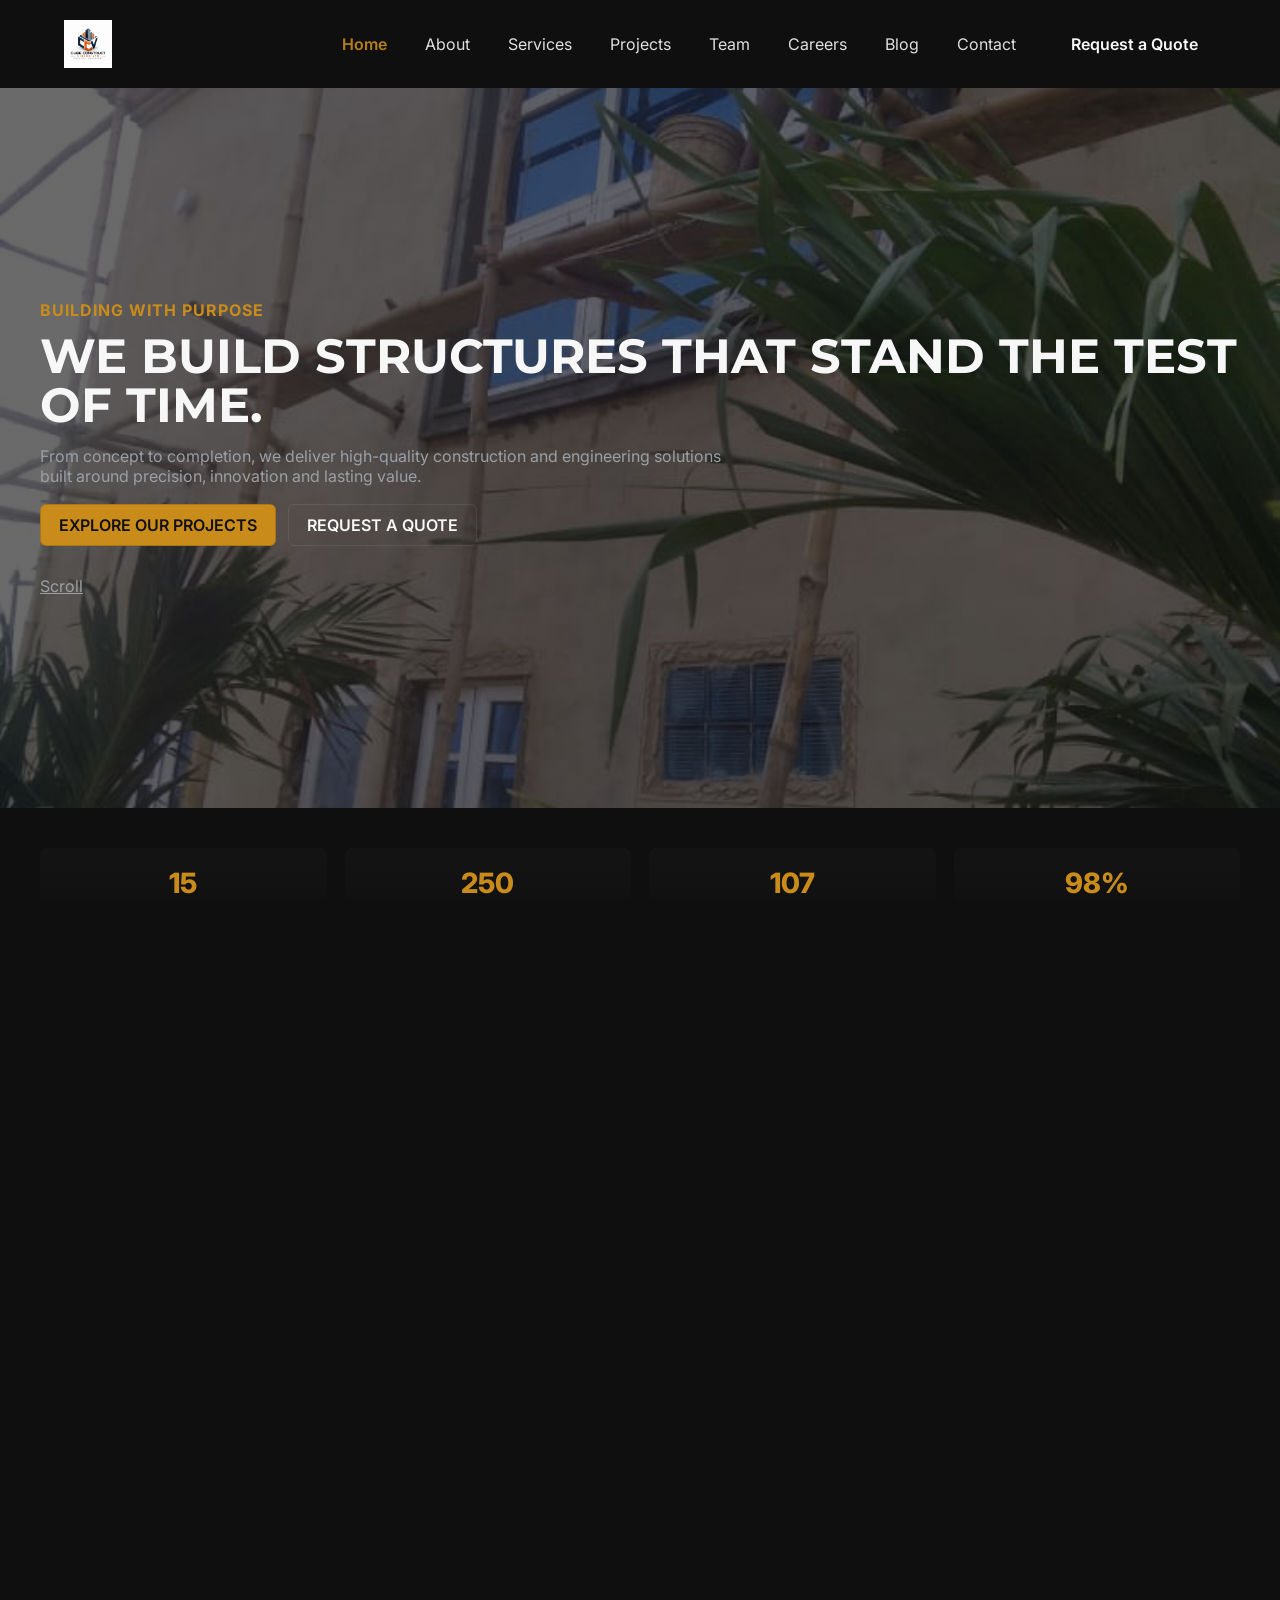
<file: index.html>
<!doctype html>
<html lang="en">
<head>
  <meta charset="utf-8" />
  <meta name="viewport" content="width=device-width, initial-scale=1" />
  <title>CUBE CONSTRUCT VISION LTD — Premium Construction & Engineering</title>
  <meta name="description" content="[COMPANY NAME] — Engineering excellence and premium construction services." />
  <link rel="canonical" href="/" />
  <meta property="og:title" content="[COMPANY NAME] — Premium Construction & Engineering" />
  <meta property="og:description" content="We build structures that stand the test of time." />
  <link href="https://fonts.googleapis.com/css2?family=Montserrat:wght@600;800&family=Inter:wght@300;400;600&display=swap" rel="stylesheet">
  <link rel="stylesheet" href="css/style.css" />
  <link rel="stylesheet" href="css/animations.css" />
  <link rel="stylesheet" href="css/responsive.css" />
  <script defer src="js/navigation.js"></script>
  <script defer src="js/main.js"></script>
  <script defer src="js/animations.js"></script>
</head>
<body>
  <header class="site-header" id="siteHeader">
    <div class="container nav-inner">
      <a href="index.html" class="logo"><img src="images/logo.jpg.jpeg" alt="CUBE CONSTRUCT VISION LTD"></a>
      <nav class="primary-nav" id="primaryNav" aria-label="Primary navigation">
        <ul>
          <li><a href="index.html" class="active">Home</a></li>
          <li><a href="about.html">About</a></li>
          <li><a href="services.html">Services</a></li>
          <li><a href="projects.html">Projects</a></li>
          <li><a href="team.html">Team</a></li>
          <li><a href="careers.html">Careers</a></li>
          <li><a href="blog.html">Blog</a></li>
          <li><a href="contact.html">Contact</a></li>
        </ul>
      </nav>
      <div class="nav-cta">
        <a href="contact.html" class="btn btn-ghost">Request a Quote</a>
        <button class="hamburger" id="hamburger" aria-label="Open menu" aria-expanded="false">☰</button>
      </div>
    </div>
  </header>

  <main>
    <section class="hero" id="hero">
      <div class="hero-media" aria-hidden="true">
        <img src="images/projects/ccv.jpg.jpeg" alt="Architectural construction background" />
        <div class="hero-overlay"></div>
      </div>
      <div class="container hero-content">
        <span class="eyebrow">BUILDING WITH PURPOSE</span>
        <h1 class="hero-title">
          WE BUILD STRUCTURES
          <span class="break">THAT STAND THE TEST OF TIME.</span>
        </h1>
        <p class="hero-lead">From concept to completion, we deliver high-quality construction and engineering solutions built around precision, innovation and lasting value.</p>
        <div class="hero-actions">
          <a href="projects.html" class="btn btn-primary">EXPLORE OUR PROJECTS</a>
          <a href="contact.html" class="btn btn-outline">REQUEST A QUOTE</a>
        </div>
        <a href="#trust" class="scroll-indicator" aria-label="Scroll to stats">Scroll</a>
      </div>
    </section>

    <section id="trust" class="stats container">
      <div class="stat grid">
        <div class="stat-item">
          <div class="stat-value" data-count="15">0</div>
          <div class="stat-label">Years Experience</div>
        </div>
        <div class="stat-item">
          <div class="stat-value" data-count="250">0</div>
          <div class="stat-label">Projects Completed</div>
        </div>
        <div class="stat-item">
          <div class="stat-value" data-count="120">0</div>
          <div class="stat-label">Professional Staff</div>
        </div>
        <div class="stat-item">
          <div class="stat-value" data-count="98">0</div>
          <div class="stat-label">Client Satisfaction (%)</div>
        </div>
      </div>
    </section>

    <section class="about-preview container">
      <div class="about-grid">
        <div class="about-media">
          <img src="images/projects/cc3.jpg.jpeg" alt="About architecture" loading="lazy" />
        </div>
        <div class="about-content">
          <span class="eyebrow">WHO WE ARE</span>
          <h2>ENGINEERING EXCELLENCE. BUILT TO LAST.</h2>
          <p>CUBE CONSTRUCT VISION LTD, is a leading construction and engineering firm delivering complex, high-quality projects across residential, commercial and infrastructure sectors. Our team blends innovative design thinking with rigorous engineering practice to deliver value and performance.</p>
          <div class="about-points">
            <div>
              <h4>Our Mission</h4>
              <p>Deliver safe, sustainable and high-quality projects on time.</p>
            </div>
            <div>
              <h4>Our Vision</h4>
              <p>To be the most trusted construction partner for transformative projects.</p>
            </div>
            <div>
              <h4>Our Values</h4>
              <p>Integrity, Excellence, Safety, Innovation.</p>
            </div>
          </div>
          <a href="about.html" class="btn btn-primary">Discover Our Story</a>
        </div>
      </div>
    </section>

    <section class="featured-projects container">
      <h3 class="section-title">Featured Projects</h3>
      <div class="projects-grid">
        <article class="project-card" data-category="commercial">
          <a href="project-details.html">
            <img src="images/projects/WhatsApp Image 2026-08-31 at 6.15.43 PM.jpeg" alt="Luxury Residential Estate" loading="lazy" />
            <div class="project-meta">
              <span class="project-number">PROJECT 01</span>
              <h4>Luxury Residential Estate</h4>
              <span class="project-location">Private Estate • 2025</span>
            </div>
          </a>
        </article>
        <article class="project-card" data-category="commercial">
          <a href="project-details.html">
            <img src="images/projects/ccv4.jpg.jpeg" alt="Commercial Office Complex" loading="lazy" />
            <div class="project-meta">
              <span class="project-number">PROJECT 02</span>
              <h4>Commercial Office Complex</h4>
              <span class="project-location">City Center • 2024</span>
            </div>
          </a>
        </article>
        <article class="project-card" data-category="industrial">
          <a href="project-details.html">
            <img src="images/projects/cc3.jpg.jpeg" alt="Industrial Facility" loading="lazy" />
            <div class="project-meta">
              <span class="project-number">PROJECT 03</span>
              <h4>Industrial Facility</h4>
              <span class="project-location">Industrial Park • 2023</span>
            </div>
          </a>
        </article>
      </div>
      <div class="more-projects">
        <a href="projects.html" class="btn btn-outline">View All Projects</a>
      </div>
    </section>

    <section class="why-us container">
      <h3 class="section-title">WHY BUILD WITH US?</h3>
      <div class="why-grid">
        <div class="why-card"><div class="num">01</div><h4>Proven Experience</h4></div>
        <div class="why-card"><div class="num">02</div><h4>Quality Without Compromise</h4></div>
        <div class="why-card"><div class="num">03</div><h4>Professional Project Management</h4></div>
        <div class="why-card"><div class="num">04</div><h4>Safety First</h4></div>
        <div class="why-card"><div class="num">05</div><h4>Innovative Engineering</h4></div>
        <div class="why-card"><div class="num">06</div><h4>On-Time Delivery</h4></div>
      </div>
    </section>

  </main>

  <footer class="site-footer">
    <div class="container footer-grid">
      <div class="footer-brand">
        <h4>CUBE CONSTRUCT VISION LTD</h4>
        <p>We don't just build structures. We build legacies.</p>
      </div>
      <div class="footer-links">
        <h5>Quick Links</h5>
        <ul>
          <li><a href="about.html">About</a></li>
          <li><a href="services.html">Services</a></li>
          <li><a href="projects.html">Projects</a></li>
          <li><a href="contact.html">Contact</a></li>
        </ul>
      </div>
      <div class="footer-contact">
        <h5>Contact</h5>
        <p>4th Floor, Left Wing Man House</p>
        <p>77 Obafemi Awolowo way Ikeja, Lagos State</p>
        <p>+2348167135324</p>
        <p>lekanmoor@gmail.com</p>
      </div>
      <div class="footer-newsletter">
        <h5>Newsletter</h5>
        <form id="newsletterForm">
          <input type="email" placeholder="Email address" aria-label="Email" required />
          <button class="btn btn-primary">Subscribe</button>
        </form>
      </div>
    </div>
    <div class="footer-legal container">
      <small>© 2026 CUBE CONSTRUCT VISION LTD. All Rights Reserved. <a href="#">Privacy Policy</a> • <a href="#">Terms & Conditions</a></small>
    </div>
  </footer>

  <a href="#top" class="back-to-top" aria-label="Back to top">↑</a>

  <script defer src="js/projects.js"></script>
  <script defer src="js/contact.js"></script>
</body>
</html>
</file>
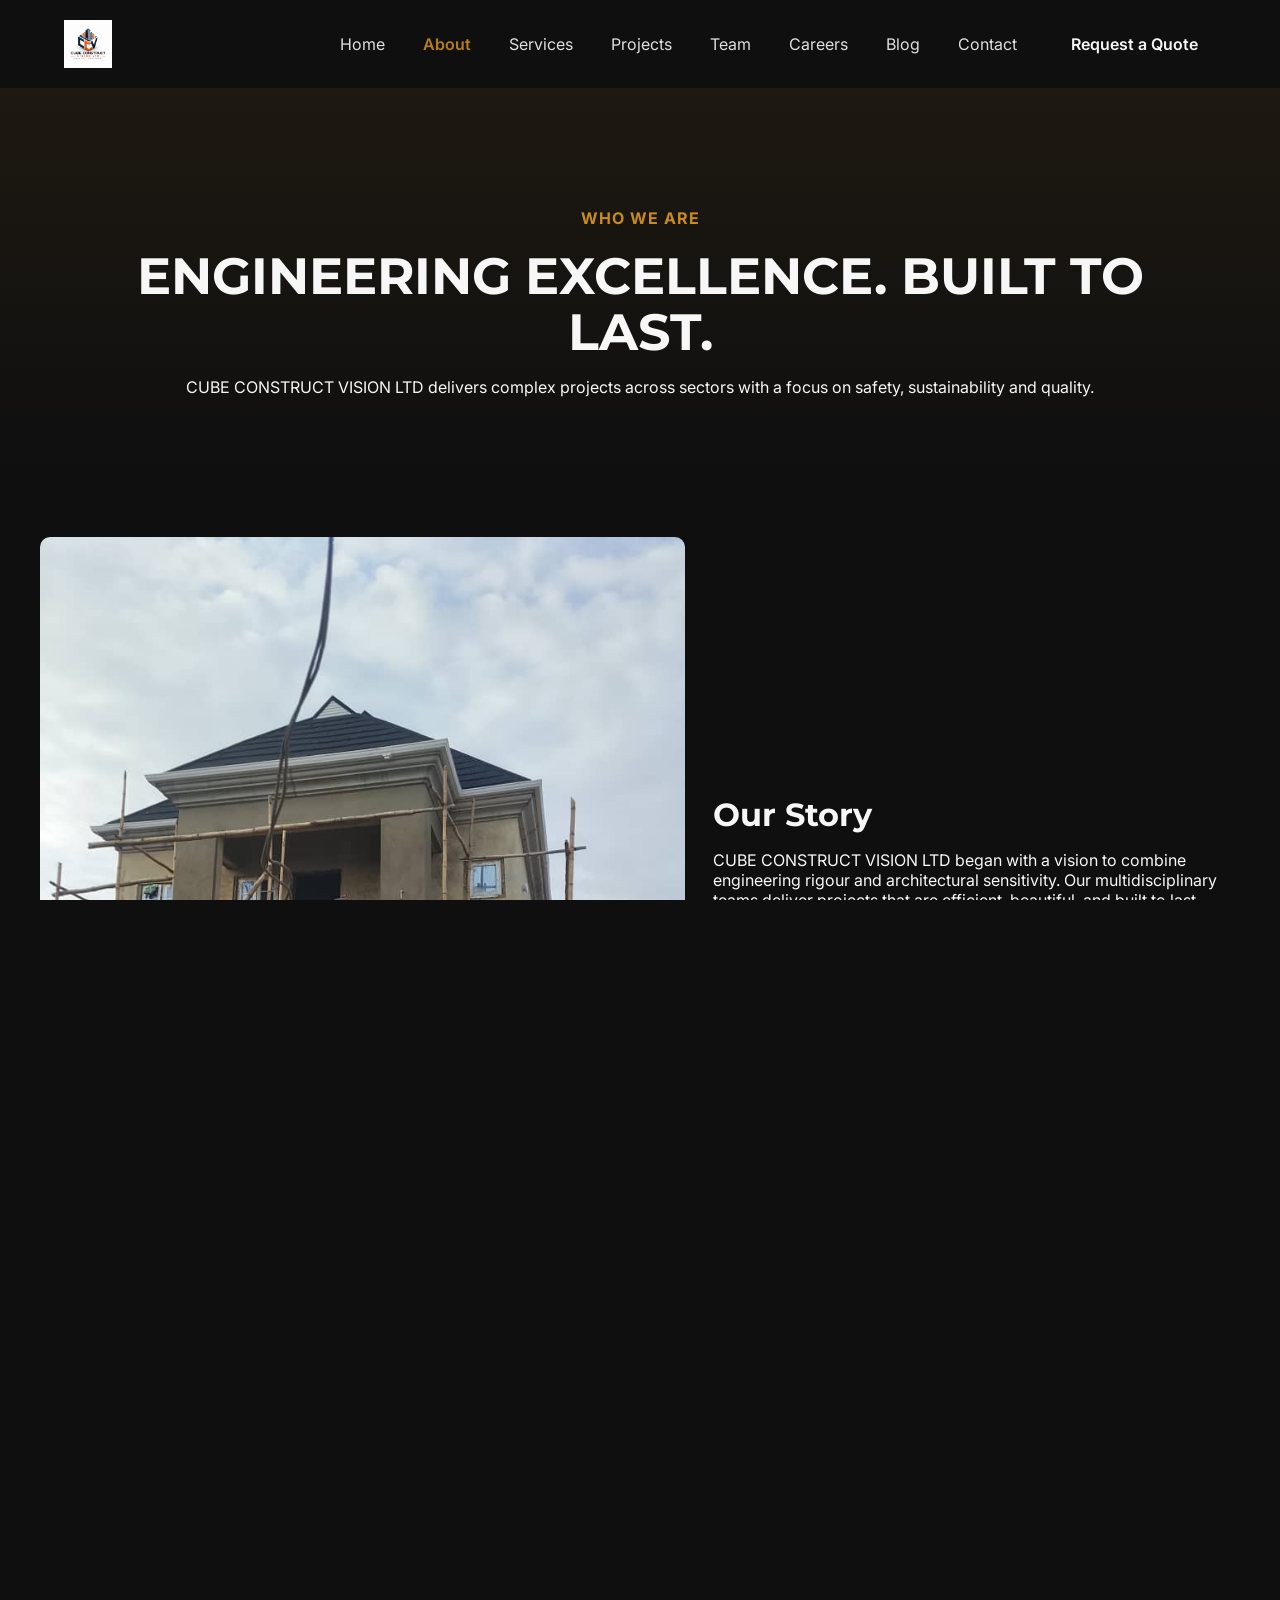
<file: about.html>
<!doctype html>
<html lang="en">
<head>
  <meta charset="utf-8" />
  <meta name="viewport" content="width=device-width, initial-scale=1" />
  <title>About — CUBE CONSTRUCT VISION LTD</title>
  <meta name="description" content="About [COMPANY NAME] — Engineering excellence and construction leadership." />
  <link href="https://fonts.googleapis.com/css2?family=Montserrat:wght@600;800&family=Inter:wght@300;400;600&display=swap" rel="stylesheet">
  <link rel="stylesheet" href="css/style.css" />
  <link rel="stylesheet" href="css/animations.css" />
  <script defer src="js/navigation.js"></script>
</head>
<body>
  <!-- reuse header -->
  <header class="site-header" id="siteHeader">
    <div class="container nav-inner">
      <a href="index.html" class="logo"><img src="images/logo.jpg.jpeg" alt="CUBE CONSTRUCT VISION LTD"></a>
      <nav class="primary-nav" id="primaryNav" aria-label="Primary navigation">
        <ul>
          <li><a href="index.html">Home</a></li>
          <li><a href="about.html" class="active">About</a></li>
          <li><a href="services.html">Services</a></li>
          <li><a href="projects.html">Projects</a></li>
          <li><a href="team.html">Team</a></li>
          <li><a href="careers.html">Careers</a></li>
          <li><a href="blog.html">Blog</a></li>
          <li><a href="contact.html">Contact</a></li>
        </ul>

      </nav>
      <div class="nav-cta">
        <a href="contact.html" class="btn btn-ghost">Request a Quote</a>
        <button class="hamburger" id="hamburger" aria-label="Open menu" aria-expanded="false">☰</button>
      </div>
    </div>
  </header>

  <main>
    <section class="page-hero about-hero">
      <div class="container">
        <span class="eyebrow">WHO WE ARE</span>
        <h1>ENGINEERING EXCELLENCE. BUILT TO LAST.</h1>
        <p class="lede">CUBE CONSTRUCT VISION LTD  delivers complex projects across sectors with a focus on safety, sustainability and quality.</p>
      </div>
    </section>

    <section class="about-deep container">
      <div class="about-deep-grid">
        <div class="media"><img src="images/projects/ccv4.jpg.jpeg" alt="Construction site" loading="lazy"></div>
        <div class="content">
          <h2>Our Story</h2>
          <p>CUBE CONSTRUCT VISION LTD began with a vision to combine engineering rigour and architectural sensitivity. Our multidisciplinary teams deliver projects that are efficient, beautiful, and built to last.</p>
          <h3>Core Capabilities</h3>
          <ul>
            <li>Design & Build</li>
            <li>Complex Infrastructure Delivery</li>
            <li>Project Management & Consultancy</li>
            <li>Sustainability & Green Building</li>
          </ul>
          <a href="contact.html" class="btn btn-primary">Start Your Project</a>
        </div>
      </div>
      <div class="about-gallery" aria-label="Project gallery">
        <img src="images/projects/cc3.jpg.jpeg" alt="Modern building construction" loading="lazy">
        <img src="images/projects/ccv.jpg.jpeg" alt="Construction team on site" loading="lazy">
        <img src="images/projects/ccv5.jpg.jpeg" alt="Completed project exterior" loading="lazy">
      </div>
    </section>

    <section class="process container">
      <h3 class="section-title">Our Process</h3>
      <ol class="process-steps">
        <li><strong>01</strong> Consultation</li>
        <li><strong>02</strong> Site Assessment</li>
        <li><strong>03</strong> Planning & Design</li>
        <li><strong>04</strong> Cost Estimation</li>
        <li><strong>05</strong> Construction</li>
        <li><strong>06</strong> Quality Inspection</li>
        <li><strong>07</strong> Project Handover</li>
      </ol>
    </section>

  </main>

  <footer class="site-footer">
    <div class="container footer-grid">
      <div class="footer-brand">
        <h4>CUBE CONSTRUCT VISION LTD</h4>
        <p>We don't just build structures. We build legacies.</p>
      </div>
      <div class="footer-links">
        <h5>Quick Links</h5>
        <ul>
          <li><a href="services.html">Services</a></li>
          <li><a href="projects.html">Projects</a></li>
          <li><a href="careers.html">Careers</a></li>
        </ul>
      </div>
      <div class="footer-contact">
        <h5>Contact</h5>
        <p>4th Floor, Left Wing Man House</p>
        <p>77 Obafemi Awolowo way Ikeja, Lagos State</p>
        <p>+2348167135324</p>
        <p>lekanmoor@gmail.com</p>
      </div>
      <div class="footer-newsletter">
        <h5>Newsletter</h5>
        <form>
          <input type="email" placeholder="Email address" aria-label="Email" required />
          <button class="btn btn-primary">Subscribe</button>
        </form>
      </div>
    </div>
    <div class="footer-legal container">
      <small>© 2026 CUBE CONSTRUCT VISION LTD. All Rights Reserved.</small>
    </div>
  </footer>

  <script defer src="js/animations.js"></script>
</body>
</html>
</file>
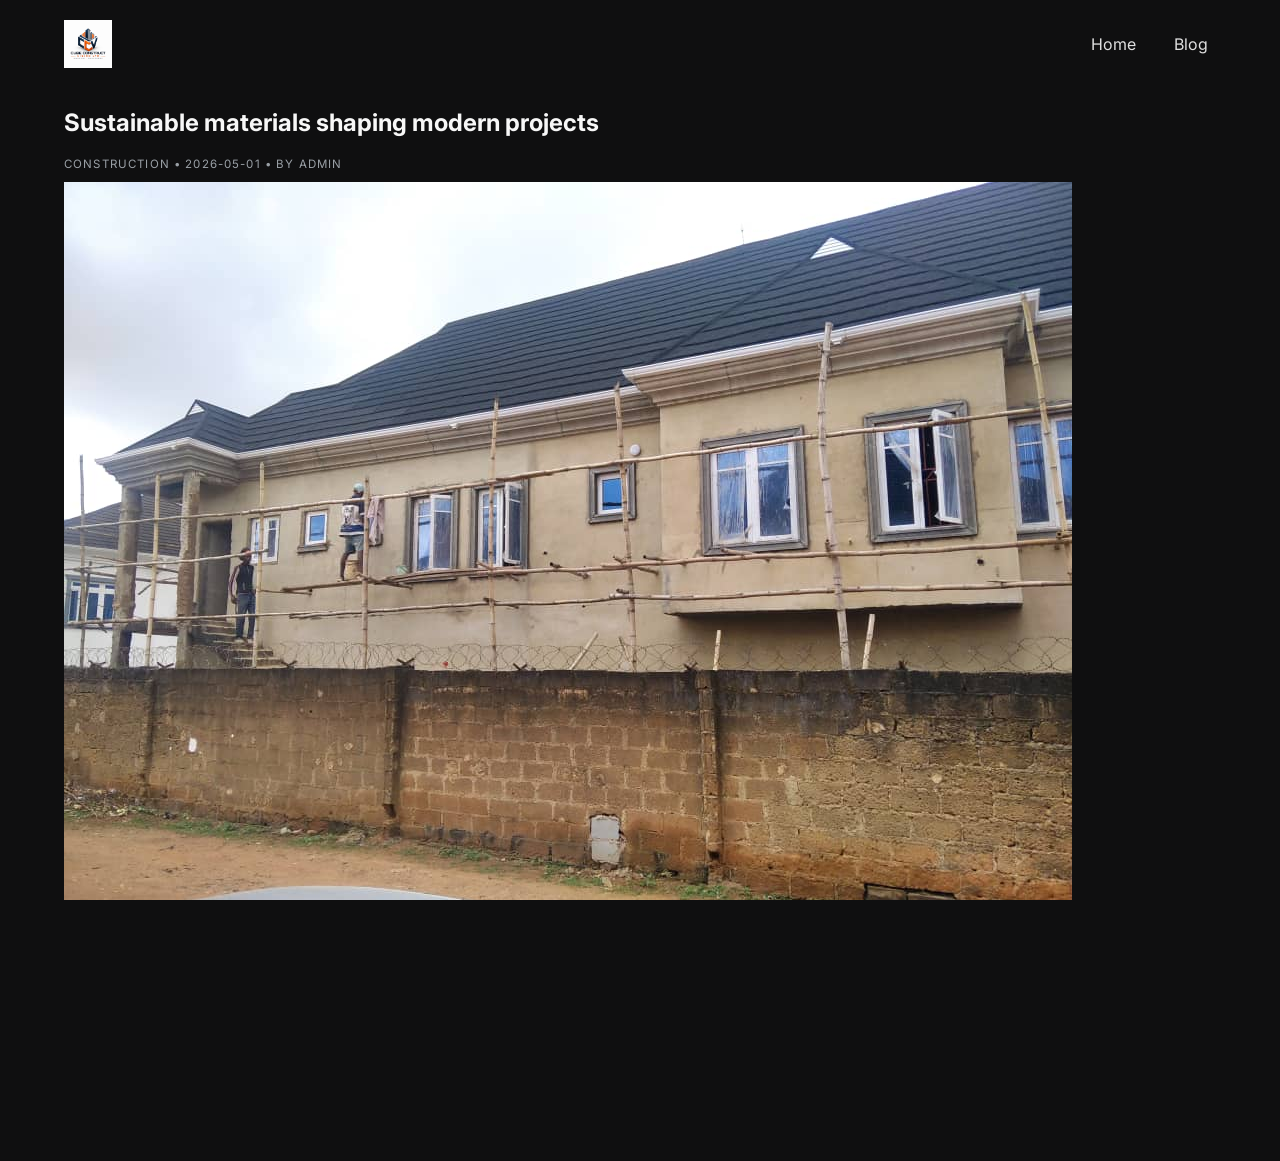
<file: blog-details.html>
<!doctype html>
<html lang="en">
<head>
  <meta charset="utf-8" />
  <meta name="viewport" content="width=device-width, initial-scale=1" />
  <title>Blog Post — CUBE CONSTRUCT VISION LTD</title>
  <meta name="description" content="Blog post detail." />
  <link href="https://fonts.googleapis.com/css2?family=Montserrat:wght@600;800&family=Inter:wght@300;400;600&display=swap" rel="stylesheet">
  <link rel="stylesheet" href="css/style.css" />
  <script defer src="js/navigation.js"></script>
</head>
<body>
  <header class="site-header">
    <div class="container nav-inner">
      <a href="index.html" class="logo"><img src="images/logo.jpg.jpeg" alt="CUBE CONSTRUCT VISION LTD"></a>
      <nav class="primary-nav">
        <ul>
          <li><a href="index.html">Home</a></li>
          <li><a href="blog.html">Blog</a></li>
        </ul>
      </nav>
    </div>
  </header>

  <main class="container">
    <article class="blog-post">
      <h1>Sustainable materials shaping modern projects</h1>
      <p class="meta">Construction • 2026-05-01 • By Admin</p>
      <img src="images/projects/cc3.jpg.jpeg" alt="Blog hero" loading="lazy">
      <p>Full blog content placeholder. Replace with rich content that demonstrates thought leadership, project case studies, and insights on construction trends.</p>
    </article>
  </main>

  <footer class="site-footer">
    <div class="container footer-grid">
      <div class="footer-brand">
        <h4>CUBE CONSTRUCT VISION LTD</h4>
      </div>
    </div>
  </footer>
</body>
</html>
</file>
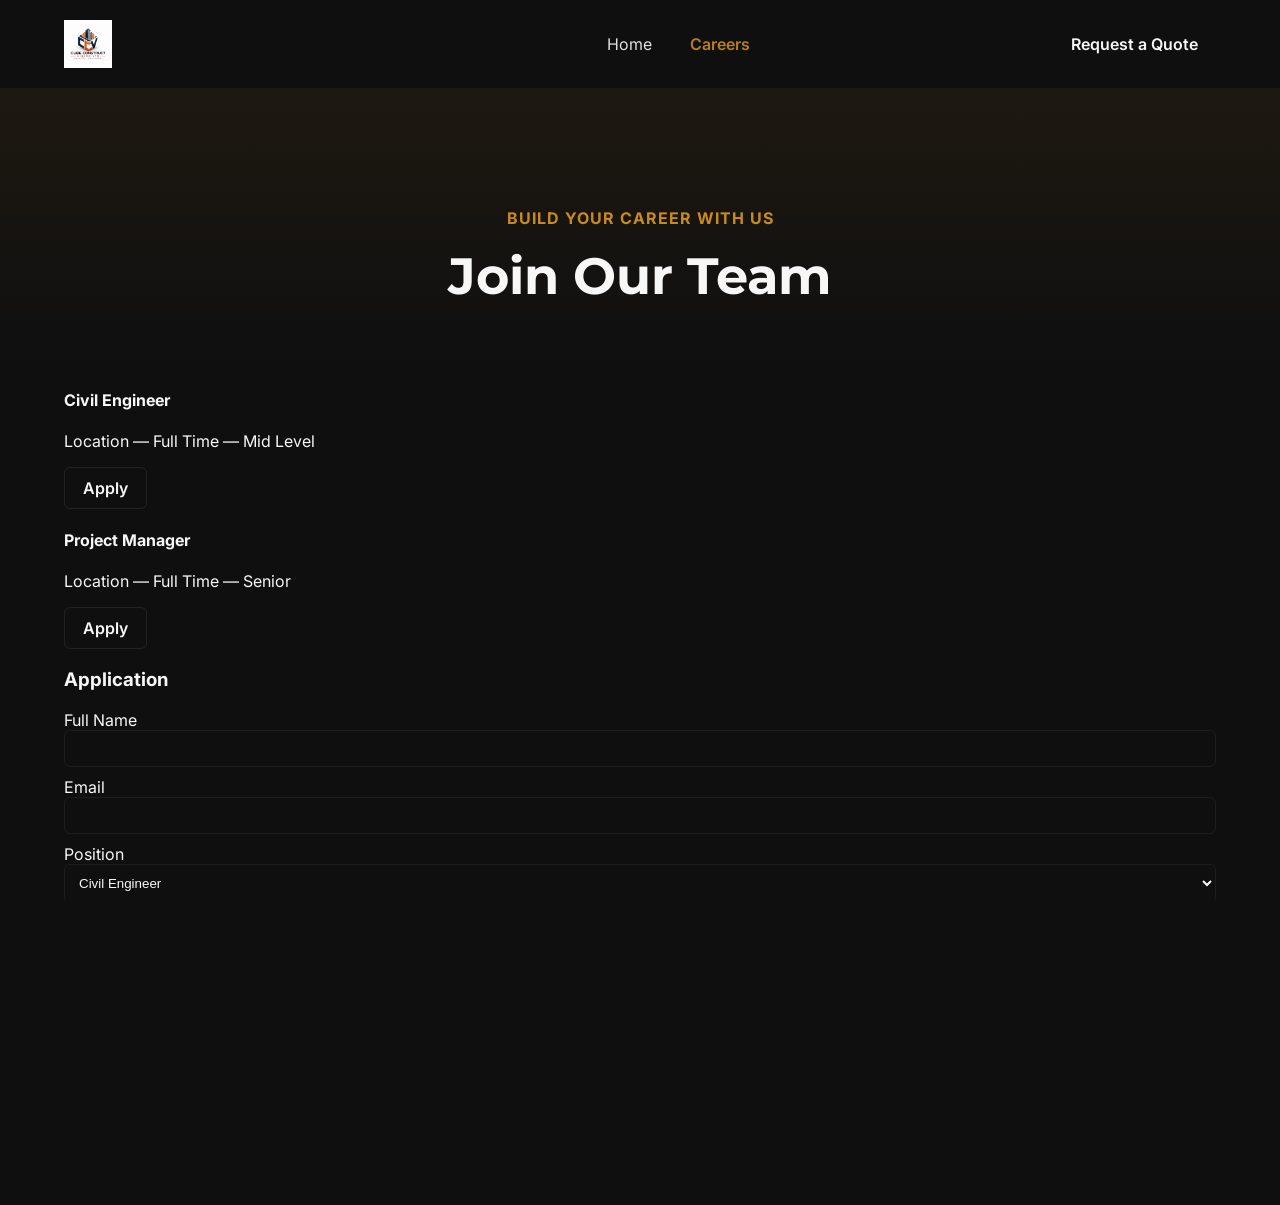
<file: careers.html>
<!doctype html>
<html lang="en">
<head>
  <meta charset="utf-8" />
  <meta name="viewport" content="width=device-width, initial-scale=1" />
  <title>Careers — [CUBE CONSTRUCT VISION LTD]</title>
  <meta name="description" content="Build your career with us." />
  <link href="https://fonts.googleapis.com/css2?family=Montserrat:wght@600;800&family=Inter:wght@300;400;600&display=swap" rel="stylesheet">
  <link rel="stylesheet" href="css/style.css" />
  <script defer src="js/navigation.js"></script>
  <script defer src="js/contact.js"></script>
</head>
<body>
  <header class="site-header">
    <div class="container nav-inner">
      <a href="index.html" class="logo"><img src="images/logo.jpg.jpeg" alt="CUBE CONSTRUCT VISION LTD"></a>
      <nav class="primary-nav">
        <ul>
          <li><a href="index.html">Home</a></li>
          <li><a href="careers.html" class="active">Careers</a></li>
        </ul>
      </nav>
      <div class="nav-cta">
        <a href="contact.html" class="btn btn-ghost">Request a Quote</a>
        <button class="hamburger" id="hamburger">☰</button>
      </div>
    </div>
  </header>

  <main>
    <section class="page-hero">
      <div class="container">
        <span class="eyebrow">BUILD YOUR CAREER WITH US</span>
        <h1>Join Our Team</h1>
      </div>
    </section>

    <section class="careers container">
      <div class="job-list">
        <article class="job-card">
          <h4>Civil Engineer</h4>
          <p>Location — Full Time — Mid Level</p>
          <a href="#apply" class="btn btn-outline">Apply</a>
        </article>
        <article class="job-card">
          <h4>Project Manager</h4>
          <p>Location — Full Time — Senior</p>
          <a href="#apply" class="btn btn-outline">Apply</a>
        </article>
      </div>

      <section id="apply" class="application">
        <h3>Application</h3>
        <form id="applicationForm">
          <label>Full Name<input type="text" name="name" required></label>
          <label>Email<input type="email" name="email" required></label>
          <label>Position<select name="position"><option>Civil Engineer</option><option>Project Manager</option></select></label>
          <label>CV Upload<input type="file" name="cv"></label>
          <button class="btn btn-primary">Submit Application</button>
        </form>
      </section>
    </section>

  </main>

  <footer class="site-footer">
    <div class="container footer-grid">
      <div class="footer-brand">
        <h4>[COMPANY NAME]</h4>
      </div>
    </div>
  </footer>
</body>
</html>
</file>
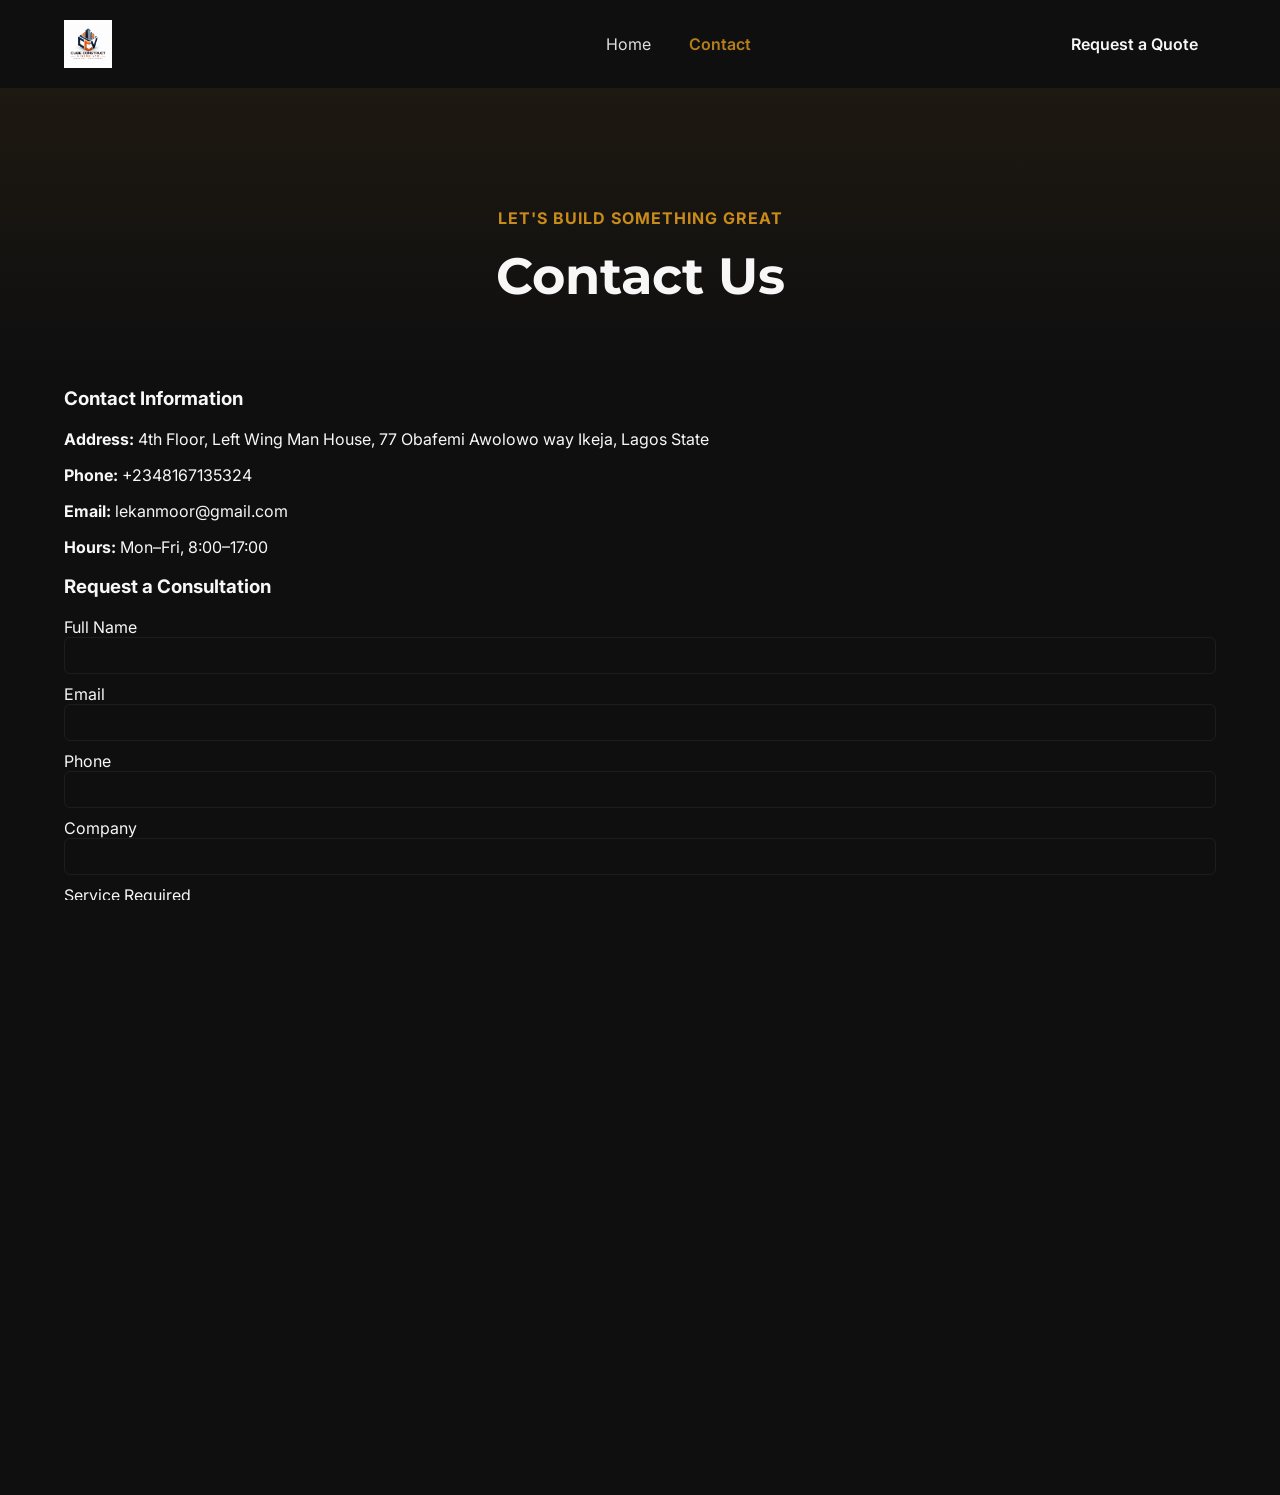
<file: contact.html>
<!doctype html>
<html lang="en">
<head>
  <meta charset="utf-8" />
  <meta name="viewport" content="width=device-width, initial-scale=1" />
  <title>Contact — [COMPANY NAME]</title>
  <meta name="description" content="Get in touch with [COMPANY NAME] for premium construction services." />
  <link href="https://fonts.googleapis.com/css2?family=Montserrat:wght@600;800&family=Inter:wght@300;400;600&display=swap" rel="stylesheet">
  <link rel="stylesheet" href="css/style.css" />
  <script defer src="js/navigation.js"></script>
  <script defer src="js/contact.js"></script>
</head>
<body>
  <header class="site-header">
    <div class="container nav-inner">
      <a href="index.html" class="logo"><img src="images/logo.jpg.jpeg" alt="CUBE CONSTRUCT VISION LTD"></a>
      <nav class="primary-nav">
        <ul>
          <li><a href="index.html">Home</a></li>
          <li><a href="contact.html" class="active">Contact</a></li>
        </ul>
      </nav>
      <div class="nav-cta">
        <a href="contact.html" class="btn btn-ghost">Request a Quote</a>
        <button class="hamburger" id="hamburger">☰</button>
      </div>
    </div>
  </header>

  <main>
    <section class="page-hero">
      <div class="container">
        <span class="eyebrow">LET'S BUILD SOMETHING GREAT</span>
        <h1>Contact Us</h1>
      </div>
    </section>

    <section class="contact container">
      <div class="contact-grid">
        <div class="contact-info">
          <h3>Contact Information</h3>
          <p><strong>Address:</strong> 4th Floor, Left Wing Man House, 77 Obafemi Awolowo way Ikeja, Lagos State</p>
          <p><strong>Phone:</strong> +2348167135324</p>
          <p><strong>Email:</strong> lekanmoor@gmail.com</p>
          <p><strong>Hours:</strong> Mon–Fri, 8:00–17:00</p>
        </div>

        <div class="contact-form">
          <h3>Request a Consultation</h3>
          <form id="contactForm">
            <label>Full Name<input type="text" name="name" required></label>
            <label>Email<input type="email" name="email" required></label>
            <label>Phone<input type="tel" name="phone"></label>
            <label>Company<input type="text" name="company"></label>
            <label>Service Required<select name="service"><option>Building Construction</option><option>Engineering</option></select></label>
            <label>Project Location<input type="text" name="location"></label>
            <label>Estimated Budget<input type="text" name="budget"></label>
            <label>Message<textarea name="message" rows="5"></textarea></label>
            <button class="btn btn-primary">REQUEST A CONSULTATION</button>
          </form>
        </div>
      </div>

      <div class="map-placeholder">
        <p>Google Maps placeholder</p>
      </div>
    </section>
  </main>

  <footer class="site-footer">
    <div class="container footer-grid">
      <div class="footer-brand">
        <h4>CUBE CONSTRUCT VISION LTD</h4>
      </div>
    </div>
  </footer>

  <a class="whatsapp-float" href="#" aria-label="WhatsApp contact">💬</a>

</body>
</html>
</file>
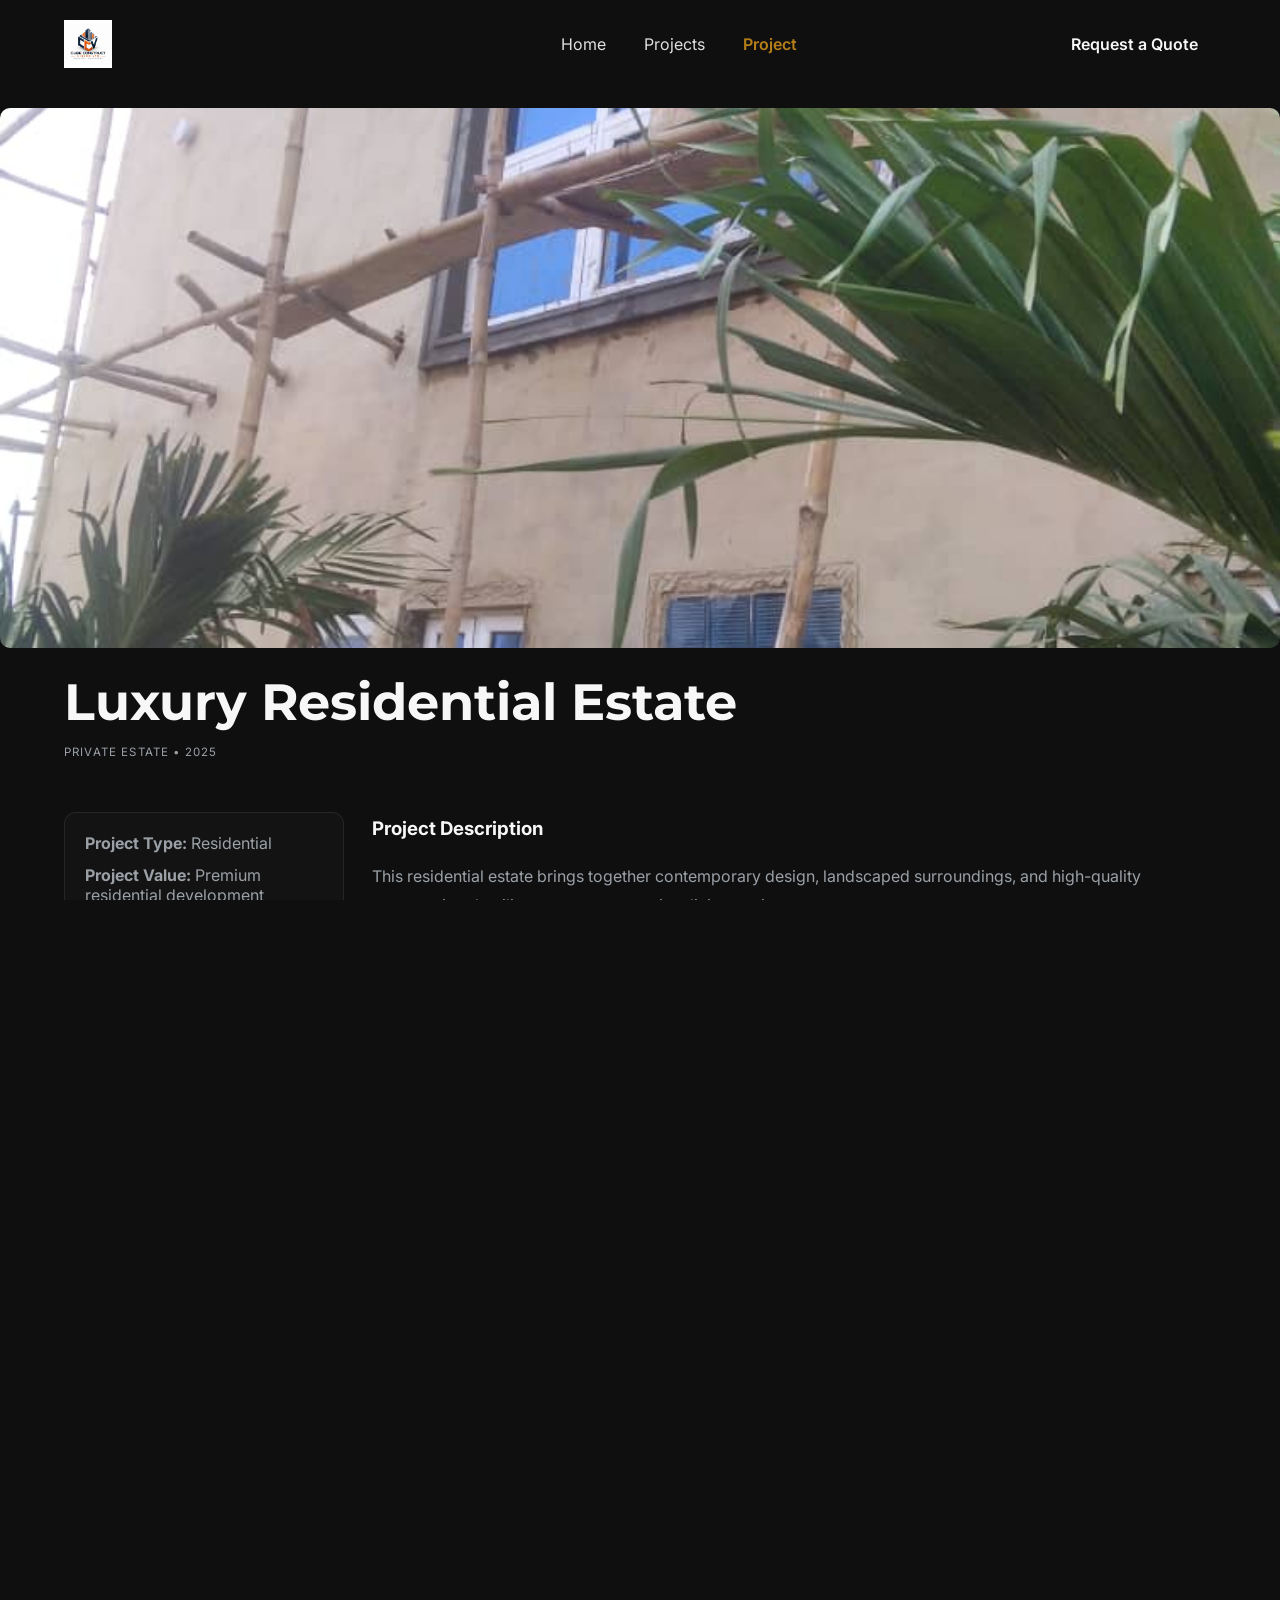
<file: project-details.html>
<!doctype html>
<html lang="en">
<head>
  <meta charset="utf-8" />
  <meta name="viewport" content="width=device-width, initial-scale=1" />
  <title>Project Details — [PROJECT TITLE]</title>
  <meta name="description" content="Project details and gallery." />
  <link href="https://fonts.googleapis.com/css2?family=Montserrat:wght@600;800&family=Inter:wght@300;400;600&display=swap" rel="stylesheet">
  <link rel="stylesheet" href="css/style.css" />
  <script defer src="js/navigation.js"></script>
  <script defer src="js/projects.js"></script>
</head>
<body>
  <header class="site-header">
    <div class="container nav-inner">
      <a href="index.html" class="logo"><img src="images/logo.jpg.jpeg" alt="CUBE CONSTRUCT VISION LTD"></a>
      <nav class="primary-nav">
        <ul>
          <li><a href="index.html">Home</a></li>
          <li><a href="projects.html">Projects</a></li>
          <li><a href="project-details.html" class="active">Project</a></li>
        </ul>
      </nav>
      <div class="nav-cta">
        <a href="contact.html" class="btn btn-ghost">Request a Quote</a>
        <button class="hamburger" id="hamburger">☰</button>
      </div>
    </div>
  </header>

  <main>
    <section class="project-hero">
      <img src="images/projects/ccv.jpg.jpeg" alt="Luxury residential estate project" loading="lazy" />
      <div class="container project-head">
        <h1>Luxury Residential Estate</h1>
        <p class="meta">Private Estate • 2025</p>
      </div>
    </section>

    <section class="project-details container">
      <div class="project-info">
        <ul>
          <li><strong>Project Type:</strong> Residential</li>
          <li><strong>Project Value:</strong> Premium residential development</li>
          <li><strong>Duration:</strong> 24 months</li>
          <li><strong>Completion:</strong> 2025</li>
        </ul>
      </div>

      <div class="project-body">
        <h3>Project Description</h3>
        <p>This residential estate brings together contemporary design, landscaped surroundings, and high-quality construction detailing to create a premium living environment.</p>
        <h4>Challenge</h4>
        <p>Balancing design sophistication with construction efficiency, while maintaining premium finishes and timely delivery.</p>
        <h4>Our Solution</h4>
        <p>We coordinated architecture, engineering, and site execution to deliver a consistent standard across the estate, with attention to durability, comfort, and value.</p>
        <h4>Results</h4>
        <p>The project was completed to the client’s specifications and established a benchmark for quality and presentation in residential development.</p>
      </div>

      <div class="project-gallery">
        <h4>Gallery</h4>
        <div class="project-gallery-grid">
          <a href="images/projects/ccv2.jpg.jpeg" class="lightbox"><img src="images/projects/ccv2.jpg.jpeg" alt="Project image 1" loading="lazy"></a>
          <a href="images/projects/ccv4.jpg.jpeg" class="lightbox"><img src="images/projects/ccv4.jpg.jpeg" alt="Project image 2" loading="lazy"></a>
          <a href="images/projects/cc3.jpg.jpeg" class="lightbox"><img src="images/projects/cc3.jpg.jpeg" alt="Project image 3" loading="lazy"></a>
        </div>
      </div>

    </section>

    <nav class="project-nav container">
      <a href="project-details.html" class="prev">← Previous Project</a>
      <a href="projects.html" class="all">All Projects</a>
      <a href="project-details.html" class="next">Next Project →</a>
    </nav>

  </main>

  <footer class="site-footer">
    <div class="container footer-grid">
      <div class="footer-brand">
        <h4>CUBE CONSTRUCT VISION LTD</h4>
      </div>
    </div>
  </footer>
</body>
</html>
</file>
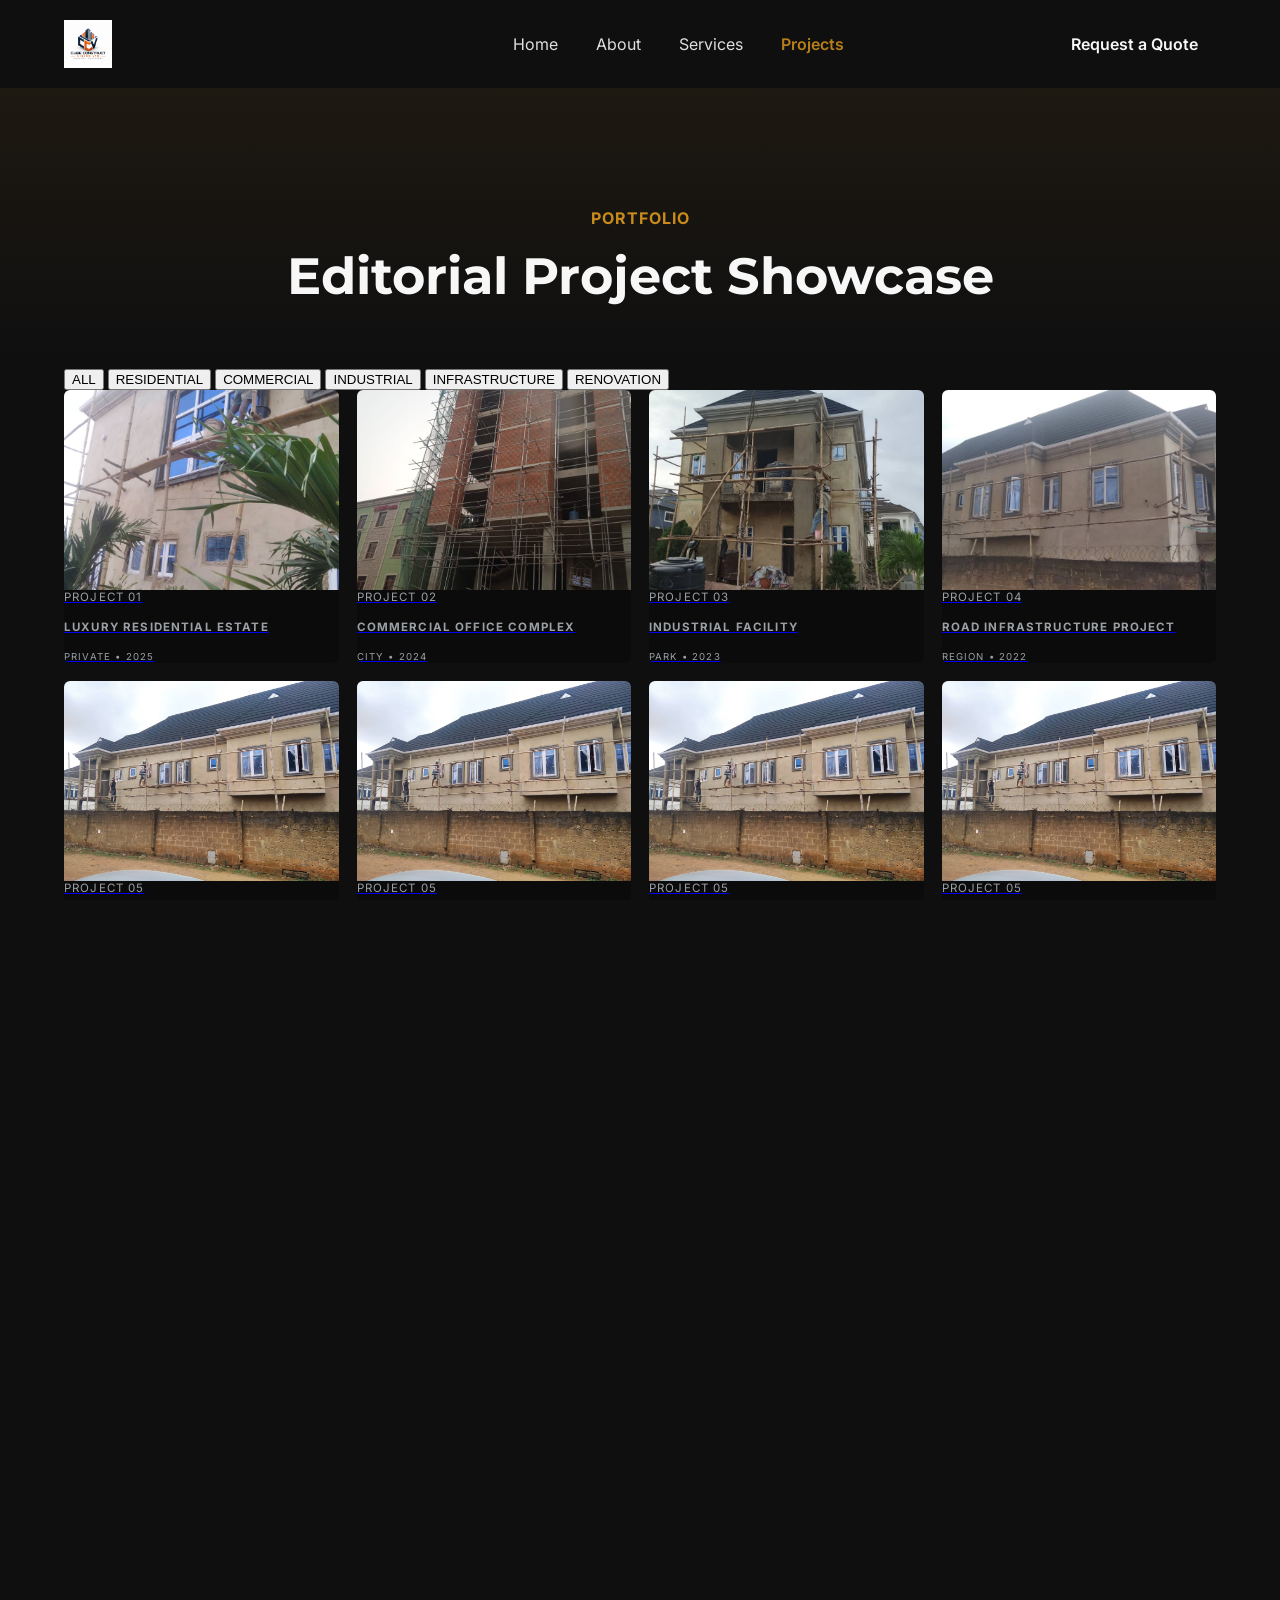
<file: projects.html>
<!doctype html>
<html lang="en">
<head>
  <meta charset="utf-8" />
  <meta name="viewport" content="width=device-width, initial-scale=1" />
  <title>Projects — CUBE CONSTRUCT VISION LTD</title>
  <meta name="description" content="Featured projects and portfolio." />
  <link href="https://fonts.googleapis.com/css2?family=Montserrat:wght@600;800&family=Inter:wght@300;400;600&display=swap" rel="stylesheet">
  <link rel="stylesheet" href="css/style.css" />
  <script defer src="js/navigation.js"></script>
  <script defer src="js/projects.js"></script>
</head>
<body>
  <header class="site-header">
    <div class="container nav-inner">
      <a href="index.html" class="logo"><img src="images/logo.jpg.jpeg" alt="CUBE CONSTRUCT VISION LTD"></a>
      <nav class="primary-nav">
        <ul>
          <li><a href="index.html">Home</a></li>
          <li><a href="about.html">About</a></li>
          <li><a href="services.html">Services</a></li>
          <li><a href="projects.html" class="active">Projects</a></li>
        </ul>
      </nav>
      <div class="nav-cta">
        <a href="contact.html" class="btn btn-ghost">Request a Quote</a>
        <button class="hamburger" id="hamburger">☰</button>
      </div>
    </div>
  </header>

  <main>
    <section class="page-hero">
      <div class="container">
        <span class="eyebrow">PORTFOLIO</span>
        <h1>Editorial Project Showcase</h1>
      </div>
    </section>

    <section class="projects-filters container">
      <div class="filters">
        <button data-filter="all" class="active">ALL</button>
        <button data-filter="residential">RESIDENTIAL</button>
        <button data-filter="commercial">COMMERCIAL</button>
        <button data-filter="industrial">INDUSTRIAL</button>
        <button data-filter="infrastructure">INFRASTRUCTURE</button>
        <button data-filter="renovation">RENOVATION</button>
      </div>
    </section>

    <section class="projects-grid container" id="projectsGrid">
      <!-- Sample projects -->
      <article class="project-card" data-category="residential">
        <a href="project-details.html">
          <img src="images/projects/ccv.jpg.jpeg" alt="Luxury Estate" loading="lazy" />
          <div class="meta"><span>PROJECT 01</span><h4>Luxury Residential Estate</h4><small>Private • 2025</small></div>
        </a>
      </article>

      <article class="project-card" data-category="commercial">
        <a href="project-details.html">
          <img src="images/projects/ccv5.jpg.jpeg" alt="Office Complex" loading="lazy" />
          <div class="meta"><span>PROJECT 02</span><h4>Commercial Office Complex</h4><small>City • 2024</small></div>
        </a>
      </article>

      <article class="project-card" data-category="industrial">
        <a href="project-details.html">
          <img src="images/projects/ccv4.jpg.jpeg" alt="Industrial Facility" loading="lazy" />
          <div class="meta"><span>PROJECT 03</span><h4>Industrial Facility</h4><small>Park • 2023</small></div>
        </a>
      </article>

      <article class="project-card" data-category="infrastructure">
        <a href="project-details.html">
          <img src="images/projects/ccv2.jpg.jpeg" alt="Road Project" loading="lazy" />
          <div class="meta"><span>PROJECT 04</span><h4>Road Infrastructure Project</h4><small>Region • 2022</small></div>
        </a>
      </article>

      <article class="project-card" data-category="commercial">
        <a href="project-details.html">
          <img src="images/projects/cc3.jpg.jpeg" alt="Government Campus" loading="lazy" />
          <div class="meta"><span>PROJECT 05</span><h4>Government Infrastructure Project</h4><small>Government • 2021</small></div>
        </a>
      </article>
       <article class="project-card" data-category="commercial">
        <a href="project-details.html">
          <img src="images/projects/cc3.jpg.jpeg" alt="Government Campus" loading="lazy" />
          <div class="meta"><span>PROJECT 05</span><h4>Government Infrastructure Project</h4><small>Government • 2021</small></div>
        </a>
      </article>
       <article class="project-card" data-category="commercial">
        <a href="project-details.html">
          <img src="images/projects/cc3.jpg.jpeg" alt="Government Campus" loading="lazy" />
          <div class="meta"><span>PROJECT 05</span><h4>Government Infrastructure Project</h4><small>Government • 2021</small></div>
        </a>
      </article>
       <article class="project-card" data-category="commercial">
        <a href="project-details.html">
          <img src="images/projects/cc3.jpg.jpeg" alt="Government Campus" loading="lazy" />
          <div class="meta"><span>PROJECT 05</span><h4>Government Infrastructure Project</h4><small>Government • 2021</small></div>
        </a>
      </article>
       <article class="project-card" data-category="commercial">
        <a href="project-details.html">
          <img src="images/projects/cc3.jpg.jpeg" alt="Government Campus" loading="lazy" />
          <div class="meta"><span>PROJECT 05</span><h4>Government Infrastructure Project</h4><small>Government • 2021</small></div>
        </a>
      </article>
       <article class="project-card" data-category="commercial">
        <a href="project-details.html">
          <img src="images/projects/cc3.jpg.jpeg" alt="Government Campus" loading="lazy" />
          <div class="meta"><span>PROJECT 05</span><h4>Government Infrastructure Project</h4><small>Government • 2021</small></div>
        </a>
      </article>
       <article class="project-card" data-category="commercial">
        <a href="project-details.html">
          <img src="images/projects/cc3.jpg.jpeg" alt="Government Campus" loading="lazy" />
          <div class="meta"><span>PROJECT 05</span><h4>Government Infrastructure Project</h4><small>Government • 2021</small></div>
        </a>
      </article>
       <article class="project-card" data-category="commercial">
        <a href="project-details.html">
          <img src="images/projects/cc3.jpg.jpeg" alt="Government Campus" loading="lazy" />
          <div class="meta"><span>PROJECT 05</span><h4>Government Infrastructure Project</h4><small>Government • 2021</small></div>
        </a>
      </article>
        <article class="project-card" data-category="residential">
        <a href="project-details.html">
          <img src="images/projects/ccv.jpg.jpeg" alt="Luxury Estate" loading="lazy" />
          <div class="meta"><span>PROJECT 01</span><h4>Luxury Residential Estate</h4><small>Private • 2025</small></div>
        </a>
      </article>
        <article class="project-card" data-category="residential">
        <a href="project-details.html">
          <img src="images/projects/ccv.jpg.jpeg" alt="Luxury Estate" loading="lazy" />
          <div class="meta"><span>PROJECT 01</span><h4>Luxury Residential Estate</h4><small>Private • 2025</small></div>
        </a>
      </article>
        <article class="project-card" data-category="residential">
        <a href="project-details.html">
          <img src="images/projects/ccv.jpg.jpeg" alt="Luxury Estate" loading="lazy" />
          <div class="meta"><span>PROJECT 01</span><h4>Luxury Residential Estate</h4><small>Private • 2025</small></div>
        </a>
      </article>
        <article class="project-card" data-category="residential">
        <a href="project-details.html">
          <img src="images/projects/ccv.jpg.jpeg" alt="Luxury Estate" loading="lazy" />
          <div class="meta"><span>PROJECT 01</span><h4>Luxury Residential Estate</h4><small>Private • 2025</small></div>
        </a>
      </article>
        <article class="project-card" data-category="residential">
        <a href="project-details.html">
          <img src="images/projects/ccv.jpg.jpeg" alt="Luxury Estate" loading="lazy" />
          <div class="meta"><span>PROJECT 01</span><h4>Luxury Residential Estate</h4><small>Private • 2025</small></div>
        </a>
      </article>
        <article class="project-card" data-category="residential">
        <a href="project-details.html">
          <img src="images/projects/ccv.jpg.jpeg" alt="Luxury Estate" loading="lazy" />
          <div class="meta"><span>PROJECT 01</span><h4>Luxury Residential Estate</h4><small>Private • 2025</small></div>
        </a>
      </article>
        <article class="project-card" data-category="residential">
        <a href="project-details.html">
          <img src="images/projects/ccv.jpg.jpeg" alt="Luxury Estate" loading="lazy" />
          <div class="meta"><span>PROJECT 01</span><h4>Luxury Residential Estate</h4><small>Private • 2025</small></div>
        </a>
      </article>

    </section>

  </main>

  <footer class="site-footer">
    <div class="container footer-grid">
      <div class="footer-brand">
        <h4>CUBE CONSTRUCT VISION LTD</h4>
        <p>We don't just build structures. We build legacies.</p>
      </div>
      <div class="footer-links">
        <h5>Quick Links</h5>
        <ul>
          <li><a href="about.html">About</a></li>
          <li><a href="services.html">Services</a></li>
        </ul>
      </div>
      <div class="footer-contact">
        <h5>Contact</h5>
        <p>4th Floor, Left Wing Man House</p>
        <p>77 Obafemi Awolowo way Ikeja, Lagos State</p>
        <p>+2348167135324</p>
        <p>lekanmoor@gmail.com</p>
      </div>
    </div>
  </footer>

</body>
</html>
</file>
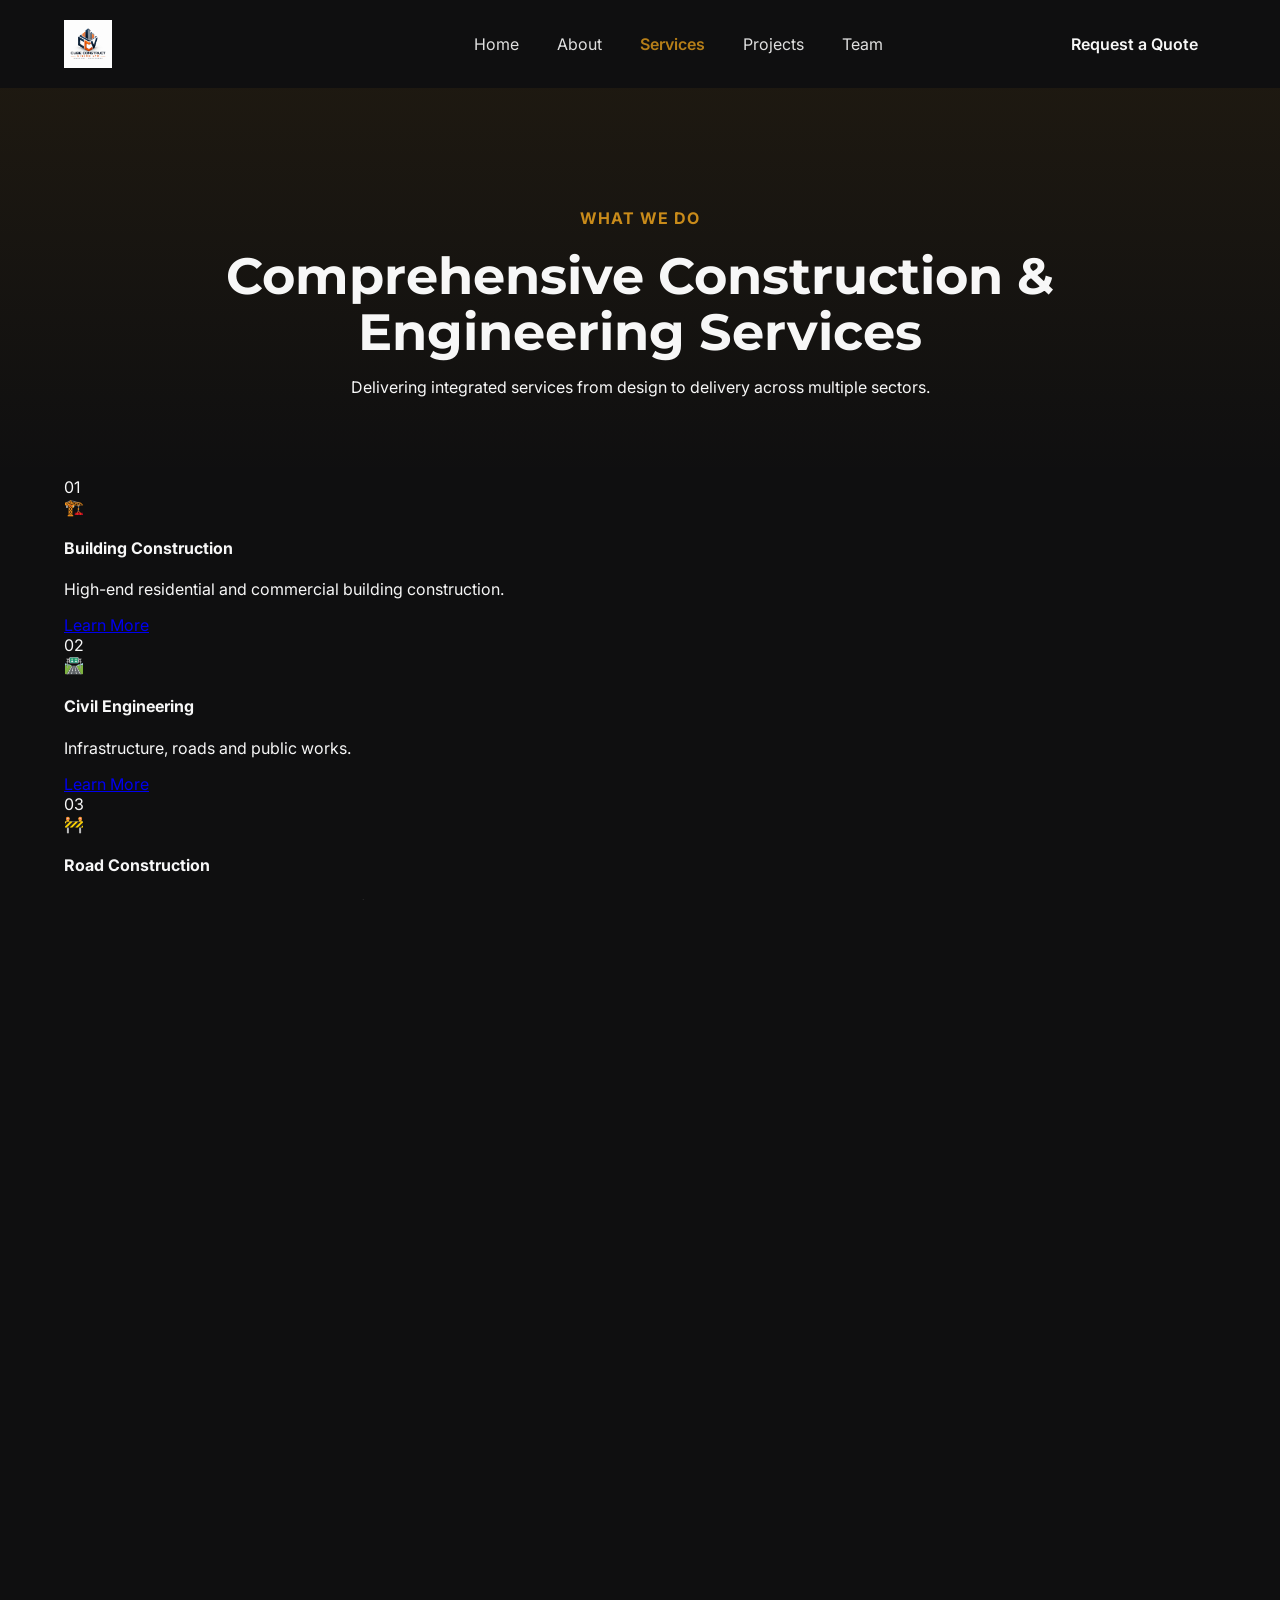
<file: services.html>
<!doctype html>
<html lang="en">
<head>
  <meta charset="utf-8" />
  <meta name="viewport" content="width=device-width, initial-scale=1" />
  <title>Services — CUBE CONSTRUCT VISION LTD</title>
  <meta name="description" content="Our services — building construction, civil engineering, structural engineering and more." />
  <link href="https://fonts.googleapis.com/css2?family=Montserrat:wght@600;800&family=Inter:wght@300;400;600&display=swap" rel="stylesheet">
  <link rel="stylesheet" href="css/style.css" />
  <script defer src="js/navigation.js"></script>
</head>
<body>
  <header class="site-header">
    <div class="container nav-inner">
      <a href="index.html" class="logo"><img src="images/logo.jpg.jpeg" alt="CUBE CONSTRUCT VISION LTD"></a>
      <nav class="primary-nav">
        <ul>
          <li><a href="index.html">Home</a></li>
          <li><a href="about.html">About</a></li>
          <li><a href="services.html" class="active">Services</a></li>
          <li><a href="projects.html">Projects</a></li>
          <li><a href="team.html">Team</a></li>
        </ul>
      </nav>
      <div class="nav-cta">
        <a href="contact.html" class="btn btn-ghost">Request a Quote</a>
        <button class="hamburger" id="hamburger">☰</button>
      </div>
    </div>
  </header>

  <main>
    <section class="page-hero">
      <div class="container">
        <span class="eyebrow">WHAT WE DO</span>
        <h1>Comprehensive Construction & Engineering Services</h1>
        <p class="lede">Delivering integrated services from design to delivery across multiple sectors.</p>
      </div>
    </section>

    <section class="services container">
      <div class="services-grid">
        <!-- We'll list 10 cards -->
        <article class="service-card">
          <div class="svc-number">01</div>
          <div class="svc-icon">🏗️</div>
          <h4>Building Construction</h4>
          <p>High-end residential and commercial building construction.</p>
          <a href="#" class="link">Learn More</a>
        </article>

        <article class="service-card">
          <div class="svc-number">02</div>
          <div class="svc-icon">🛣️</div>
          <h4>Civil Engineering</h4>
          <p>Infrastructure, roads and public works.</p>
          <a href="#" class="link">Learn More</a>
        </article>

        <article class="service-card">
          <div class="svc-number">03</div>
          <div class="svc-icon">🚧</div>
          <h4>Road Construction</h4>
          <p>Durable transport systems built to specification.</p>
          <a href="#" class="link">Learn More</a>
        </article>

        <article class="service-card">
          <div class="svc-number">04</div>
          <div class="svc-icon">🔩</div>
          <h4>Structural Engineering</h4>
          <p>Robust structural design for complex projects.</p>
          <a href="#" class="link">Learn More</a>
        </article>

        <article class="service-card">
          <div class="svc-number">05</div>
          <div class="svc-icon">🎨</div>
          <h4>Architectural Design</h4>
          <p>Design-led approach to timeless architecture.</p>
          <a href="#" class="link">Learn More</a>
        </article>

        <article class="service-card">
          <div class="svc-number">06</div>
          <div class="svc-icon">🔁</div>
          <h4>Renovation & Remodeling</h4>
          <p>Adaptive reuse and high-quality refurbishments.</p>
          <a href="#" class="link">Learn More</a>
        </article>

        <article class="service-card">
          <div class="svc-number">07</div>
          <div class="svc-icon">📋</div>
          <h4>Project Management</h4>
          <p>End-to-end project controls, scheduling and delivery.</p>
          <a href="#" class="link">Learn More</a>
        </article>

        <article class="service-card">
          <div class="svc-number">08</div>
          <div class="svc-icon">🏢</div>
          <h4>Real Estate Development</h4>
          <p>From concept to market-ready developments.</p>
          <a href="#" class="link">Learn More</a>
        </article>

        <article class="service-card">
          <div class="svc-number">09</div>
          <div class="svc-icon">🛠️</div>
          <h4>Infrastructure Development</h4>
          <p>Large-scale civil and public infrastructure delivery.</p>
          <a href="#" class="link">Learn More</a>
        </article>

        <article class="service-card">
          <div class="svc-number">10</div>
          <div class="svc-icon">⚡</div>
          <h4>Electrical & Mechanical</h4>
          <p>M&E design and installation for complex facilities.</p>
          <a href="#" class="link">Learn More</a>
        </article>

      </div>
    </section>

  </main>

  <footer class="site-footer">
    <div class="container footer-grid">
      <div class="footer-brand">
        <h4>CUBE CONSTRUCT VISION LTD</h4>
        <p>We don't just build structures. We build legacies.</p>
      </div>
      <div class="footer-links">
        <h5>Quick Links</h5>
        <ul>
          <li><a href="about.html">About</a></li>
          <li><a href="projects.html">Projects</a></li>
        </ul>
      </div>
      <div class="footer-contact">
        <h5>Contact</h5>
        <p>4th Floor, Left Wing Man House</p>
        <p>77 Obafemi Awolowo way Ikeja, Lagos State</p>
        <p>+2348167135324</p>
        <p>lekanmoor@gmail.com</p>
      </div>
      <div class="footer-newsletter">
        <h5>Newsletter</h5>
        <form>
          <input type="email" placeholder="Email address" aria-label="Email" required />
          <button class="btn btn-primary">Subscribe</button>
        </form>
      </div>
    </div>
  </footer>
</body>
</html>
</file>
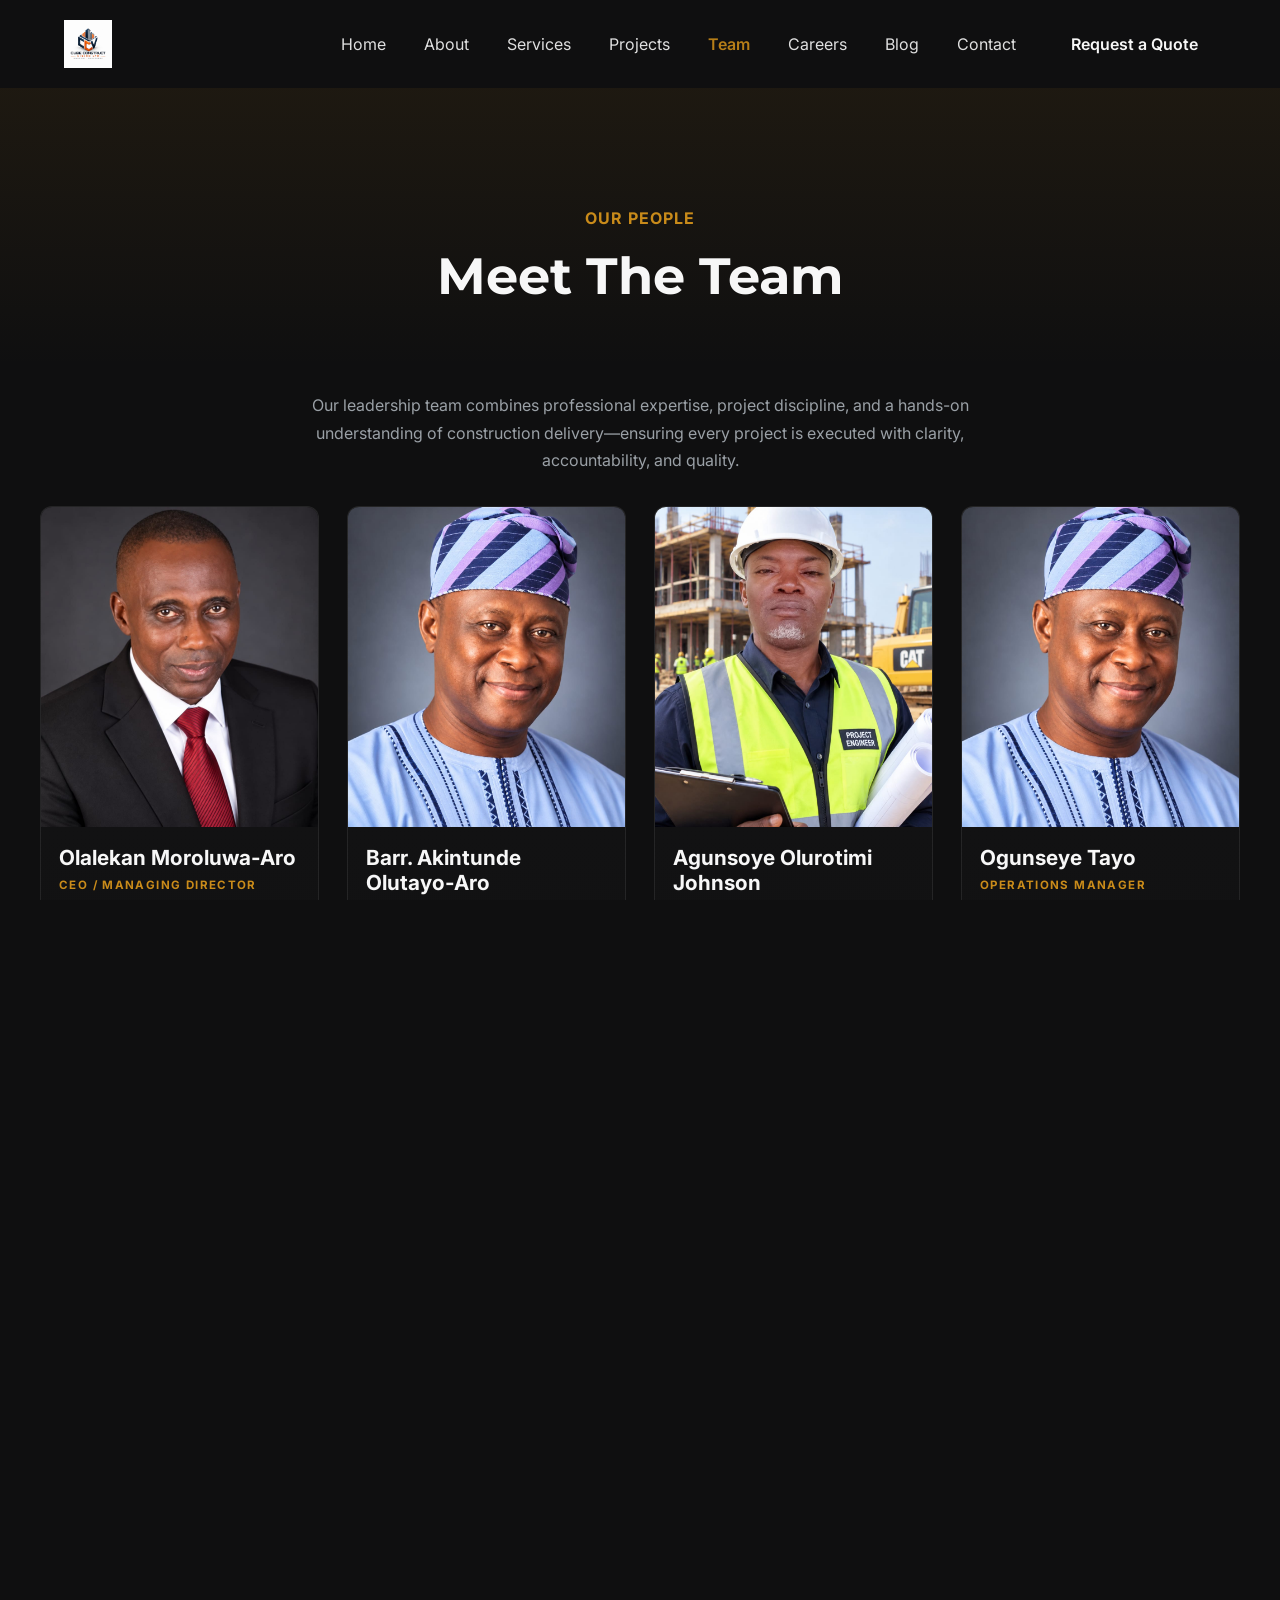
<file: team.html>
<!doctype html>
<html lang="en">
<head>
  <meta charset="utf-8" />
  <meta name="viewport" content="width=device-width, initial-scale=1" />
  <title>Team — CUBE CONSTRUCT VISION LTD</title>
  <meta name="description" content="Meet the leadership and specialists behind CUBE CONSTRUCT VISION LTD." />
  <link href="https://fonts.googleapis.com/css2?family=Montserrat:wght@600;800&family=Inter:wght@300;400;600&display=swap" rel="stylesheet">
  <link rel="stylesheet" href="css/style.css" />
  <link rel="stylesheet" href="css/animations.css" />
  <link rel="stylesheet" href="css/responsive.css" />
  <script defer src="js/navigation.js"></script>
  <script defer src="js/main.js"></script>
  <script defer src="js/animations.js"></script>
</head>
<body>
  <header class="site-header" id="siteHeader">
    <div class="container nav-inner">
      <a href="index.html" class="logo"><img src="images/logo.jpg.jpeg" alt="CUBE CONSTRUCT VISION LTD"></a>
      <nav class="primary-nav" id="primaryNav" aria-label="Primary navigation">
        <ul>
          <li><a href="index.html">Home</a></li>
          <li><a href="about.html">About</a></li>
          <li><a href="services.html">Services</a></li>
          <li><a href="projects.html">Projects</a></li>
          <li><a href="team.html" class="active">Team</a></li>
          <li><a href="careers.html">Careers</a></li>
          <li><a href="blog.html">Blog</a></li>
          <li><a href="contact.html">Contact</a></li>
        </ul>
      </nav>
      <div class="nav-cta">
        <a href="contact.html" class="btn btn-ghost">Request a Quote</a>
        <button class="hamburger" id="hamburger" aria-label="Open menu" aria-expanded="false">☰</button>
      </div>
    </div>
  </header>

  <main>
    <section class="page-hero">
      <div class="container">
        <span class="eyebrow">OUR PEOPLE</span>
        <h1>Meet The Team</h1>
      </div>
    </section>

    <section class="team container">
      <p class="team-intro">Our leadership team combines professional expertise, project discipline, and a hands-on understanding of construction delivery—ensuring every project is executed with clarity, accountability, and quality.</p>
      <div class="team-grid">
        <article class="profile-card">
          <img src="images/team/md.png" alt="Olalekan Moroluwa-Aro" loading="lazy" />
          <h4>Olalekan Moroluwa-Aro</h4>
          <p class="role">CEO / Managing Director</p>
          <p class="bio">Drives strategic direction, client partnerships, and delivery excellence across every phase of the company’s growth.</p>
          <div class="socials"><a href="contact.html">Contact</a></div>
        </article>

        <article class="profile-card">
          <img src="images/team/ceo.png" alt="Barr. Akintunde Olutayo-Aro" loading="lazy" />
          <h4>Barr. Akintunde Olutayo-Aro</h4>
          <p class="role">Chairman</p>
          <p class="bio">Provides governance, stakeholder confidence, and long-term strategic oversight to support sustainable business development.</p>
          <div class="socials"><a href="contact.html">Connect</a></div>
        </article>

        <article class="profile-card">
          <img src="images/team/ENGINEER.PNG" alt="Agunsoye Olurotimi Johnson" loading="lazy" />
          <h4>Agunsoye Olurotimi Johnson</h4>
          <p class="role">Principal Architect</p>
          <p class="bio">Leads design quality, planning coordination, and architectural standards across residential, commercial, and institutional developments.</p>
          <div class="socials"><a href="contact.html">Profile</a></div>
        </article>

        <article class="profile-card">
          <img src="images/team/ceo.png" alt="Ogunseye Tayo" loading="lazy" />
          <h4>Ogunseye Tayo</h4>
          <p class="role">Operations Manager</p>
          <p class="bio">Coordinates project execution, site performance, and operational delivery to keep projects on schedule and within quality standards.</p>
          <div class="socials"><a href="contact.html">Profile</a></div>
        </article>

        <article class="profile-card">
          <img src="images/team/ceo.png" alt="Iteoluwakiishi Olutayo-Aro" loading="lazy" />
          <h4>Iteoluwakiishi Olutayo-Aro</h4>
          <p class="role">Project Architect</p>
          <p class="bio">Transforms design intent into clear construction documentation while maintaining technical accuracy and buildability.</p>
          <div class="socials"><a href="contact.html">Profile</a></div>
        </article>

        <article class="profile-card">
          <img src="images/team/SAFETY.PNG" alt="Esho Adebisi Oluwatosin" loading="lazy" />
          <h4>Esho Adebisi Oluwatosin</h4>
          <p class="role">Safety Manager</p>
          <p class="bio">Ensures compliance, safe work practices, and proactive risk management across all construction activities and project sites.</p>
          <div class="socials"><a href="contact.html">Profile</a></div>
        </article>

        <article class="profile-card">
          <img src="images/team/IT.PNG" alt="Ogenyi Igoche Andrew" loading="lazy" />
          <h4>Ogenyi Igoche Andrew</h4>
          <p class="role">Head of IT & Media</p>
          <p class="bio">Supports digital systems, communications, and project visibility to strengthen brand presence and internal coordination.</p>
          <div class="socials"><a href="contact.html">Profile</a></div>
        </article>
      </div>
    </section>
  </main>

  <footer class="site-footer">
    <div class="container footer-grid">
      <div class="footer-brand">
        <h4>CUBE CONSTRUCT VISION LTD</h4>
        <p>We don’t just build structures. We build legacies.</p>
      </div>
      <div class="footer-links">
        <h5>Quick Links</h5>
        <ul>
          <li><a href="about.html">About</a></li>
          <li><a href="services.html">Services</a></li>
          <li><a href="projects.html">Projects</a></li>
          <li><a href="contact.html">Contact</a></li>
        </ul>
      </div>
      <div class="footer-contact">
        <h5>Contact</h5>
        <p>4th Floor, Left Wing Man House</p>
        <p>77 Obafemi Awolowo way Ikeja, Lagos State</p>
        <p>+2348167135324</p>
        <p>lekanmoor@gmail.com</p>
      </div>
      <div class="footer-newsletter">
        <h5>Newsletter</h5>
        <form id="newsletterForm">
          <input type="email" placeholder="Email address" aria-label="Email" required />
          <button class="btn btn-primary">Subscribe</button>
        </form>
      </div>
    </div>
    <div class="footer-legal container">
      <small>© 2026 CUBE CONSTRUCT VISION LTD. All Rights Reserved. <a href="#">Privacy Policy</a> • <a href="#">Terms & Conditions</a></small>
    </div>
  </footer>

  <a href="#top" class="back-to-top" aria-label="Back to top">↑</a>

  <script defer src="js/projects.js"></script>
  <script defer src="js/contact.js"></script>
</body>
</html>
</file>
<file: css/style.css>
:root{
  --color-bg:#0f0f10;
  --color-surface:#111214;
  --color-muted:#9aa0a6;
  --color-accent:#c98b1a;
  --color-accent-opaque: rgba(201,139,26,0.12);
  --color-white:#f7f7f7;
  --max-width:1200px;
  --container-padding:24px;
  --radius:8px;
  --transition:200ms ease;
}
.sr-only{position:absolute;width:1px;height:1px;padding:0;margin:-1px;overflow:hidden;clip:rect(0,0,0,0);white-space:nowrap;border:0}
*{box-sizing:border-box}
html,body{height:100%;margin:0;font-family:Inter,system-ui,-apple-system,Segoe UI,Roboto,'Helvetica Neue',Arial;background:var(--color-bg);color:var(--color-white);overflow-x:hidden}
.container{max-width:var(--max-width);margin:0 auto;padding:0 var(--container-padding)}
.site-header{position:sticky;top:0;z-index:60;background:transparent;transition:all .3s ease;padding:20px 0}
.site-header.shrink{padding:10px 0;background:rgba(10,10,10,.98);box-shadow:0 2px 10px rgba(0,0,0,.4)}
.nav-inner{display:flex;align-items:center;justify-content:space-between}
.logo{display:block;width:240px;height:48px;flex:0 0 auto;font-weight:800;color:var(--color-white);text-decoration:none}
.logo img{display:block;width:100%;height:100%;object-fit:contain;object-position:left center}
.primary-nav ul{display:flex;gap:22px;list-style:none;margin:0;padding:0}
.primary-nav a{color:var(--color-white);text-decoration:none;opacity:.9;padding:6px 8px;border-radius:4px;transition:all .2s}
.primary-nav a:hover{color:var(--color-accent);transform:translateY(-2px)}
.primary-nav a.active{color:var(--color-accent);font-weight:600}
.primary-nav a:focus-visible{outline:3px solid var(--color-accent-opaque);outline-offset:3px}
.nav-cta{display:flex;gap:12px;align-items:center}
.btn{display:inline-block;padding:10px 18px;border-radius:6px;text-decoration:none;font-weight:600}
.btn-primary{background:var(--color-accent);color:#111;border:1px solid rgba(0,0,0,.15)}
.btn-outline{background:transparent;border:1px solid rgba(255,255,255,.08);color:var(--color-white)}
.btn-ghost{background:transparent;border:0;color:var(--color-white)}
.hamburger{display:none;background:none;border:0;color:var(--color-white);font-size:22px}
/* Mobile nav open state */
.primary-nav.open{display:block;position:fixed;inset:0;background:rgba(6,6,6,.96);padding:80px 24px;z-index:120}
.primary-nav.open ul{flex-direction:column;gap:20px}
.nav-open{overflow:hidden}
/* Hero */
.hero{position:relative;min-height:80vh;display:flex;align-items:center;color:var(--color-white);overflow:hidden}
.hero-media img{width:100%;height:100%;object-fit:cover;position:absolute;inset:0}
.hero-overlay{position:absolute;inset:0;background:linear-gradient(180deg, rgba(6,6,6,.6), rgba(6,6,6,.6));}
.hero-content{position:relative;padding:120px 0;z-index:2}
.eyebrow{display:inline-block;color:var(--color-accent);letter-spacing:1px;font-weight:700}
.hero-title{font-family:Montserrat, sans-serif;font-size:48px;line-height:1.02;margin:12px 0}
.hero-lead{max-width:700px;color:var(--color-muted)}
.hero-actions{margin-top:18px;display:flex;gap:12px}
.scroll-indicator{display:inline-block;margin-top:30px;color:var(--color-muted)}
/* Stats */
.stats{padding:40px 0}
.stat.grid{display:grid;grid-template-columns:repeat(auto-fit,minmax(160px,1fr));gap:18px}
.stat-item{background:linear-gradient(180deg,rgba(255,255,255,.02),transparent);padding:18px;border-radius:8px;text-align:center}
.stat-value{font-size:28px;font-weight:800;color:var(--color-accent)}
/* About preview */
.about-preview{padding:60px 0}
.about-grid{display:grid;grid-template-columns:1fr 1fr;gap:28px;align-items:center}
.about-media img{width:100%;border-radius:8px}
.about-content h2{font-family:Montserrat, sans-serif;font-size:32px}
.about-points{display:flex;gap:18px;margin:18px 0}
.about-points > div{flex:1}
.about-gallery{display:grid;grid-template-columns:repeat(3, minmax(0, 1fr));gap:18px;margin-top:30px}
.about-gallery img{display:block;width:100%;height:240px;object-fit:cover;border-radius:10px;border:1px solid rgba(255,255,255,.08)}
/* Team page */
.page-hero{padding:120px 0 64px;background:linear-gradient(180deg, rgba(201,139,26,.08), rgba(10,10,10,0));text-align:center}
.page-hero h1{font-family:Montserrat, sans-serif;font-size:clamp(2.2rem,4vw,4rem);margin:12px 0 0;line-height:1.1}
.page-hero .eyebrow{display:inline-block;margin-bottom:8px}
.team{padding:24px 0 80px}
.team-intro{max-width:700px;margin:0 auto 32px;text-align:center;color:var(--color-muted);line-height:1.7}
.team-grid{display:grid;grid-template-columns:repeat(auto-fit,minmax(260px,1fr));gap:28px}
.profile-card{background:linear-gradient(180deg, rgba(255,255,255,.02), rgba(255,255,255,.01));border:1px solid rgba(255,255,255,.08);border-radius:12px;overflow:hidden;transition:transform var(--transition),border-color var(--transition),box-shadow var(--transition)}
.profile-card:hover{transform:translateY(-4px);border-color:rgba(201,139,26,.7);box-shadow:0 18px 30px rgba(0,0,0,.22)}
.profile-card img{width:100%;height:320px;object-fit:cover;display:block;background:#111}
.profile-card h4{margin:18px 18px 8px;font-size:1.3rem;font-weight:700}
.profile-card .role{margin:0 18px;color:var(--color-accent);letter-spacing:.12em;text-transform:uppercase;font-size:.72rem;font-weight:700}
.profile-card .bio{margin:12px 18px 18px;color:var(--color-muted);line-height:1.65}
.socials{display:flex;gap:8px;margin:0 18px 18px}
.socials a{display:inline-flex;align-items:center;justify-content:center;padding:8px 12px;border-radius:999px;background:rgba(255,255,255,.04);color:var(--color-white);text-decoration:none;font-size:.8rem;border:1px solid rgba(255,255,255,.08)}
.socials a:hover{border-color:rgba(201,139,26,.5);color:var(--color-accent)}
/* Projects grid */
.featured-projects{padding:60px 0}
.projects-grid{display:grid;grid-template-columns:repeat(auto-fit,minmax(240px,1fr));gap:18px}
.project-card{background:#0b0b0b;border-radius:6px;overflow:hidden}
.project-card img{width:100%;height:200px;object-fit:cover;display:block;max-width:100%;}
.project-meta{padding:12px}
.section-title{font-size:22px;margin-bottom:18px}
.about-deep{padding:60px 0 30px}
.about-deep-grid{display:grid;grid-template-columns:1.1fr .9fr;gap:28px;align-items:center}
.media img,.project-hero img{display:block;width:100%;height:auto;border-radius:10px}
.content h2{font-family:Montserrat, sans-serif;font-size:32px;margin:0 0 16px}
.content h3{margin:18px 0 10px;font-size:1.2rem}
.content ul{margin:0 0 18px;padding-left:18px;color:var(--color-muted);line-height:1.8}
.about-gallery{display:grid;grid-template-columns:repeat(3, minmax(0, 1fr));gap:18px;margin-top:30px}
.about-gallery img{display:block;width:100%;height:240px;object-fit:cover;border-radius:10px;border:1px solid rgba(255,255,255,.08)}
.process{padding:20px 0 80px}
.process-steps{display:grid;grid-template-columns:repeat(auto-fit,minmax(180px,1fr));gap:16px;list-style:none;padding:0;margin:24px 0 0}
.process-steps li{background:rgba(255,255,255,.02);border:1px solid rgba(255,255,255,.08);padding:18px;border-radius:10px}
.process-steps strong{display:block;color:var(--color-accent);font-size:1.4rem;margin-bottom:8px}
.project-hero{position:relative;padding-top:20px}
.project-hero img{max-height:540px;object-fit:cover}
.project-head{padding-top:22px;padding-bottom:0}
.project-head h1{font-family:Montserrat, sans-serif;font-size:clamp(2rem,4vw,3.3rem);margin:0 0 8px}
.meta{color:var(--color-muted);letter-spacing:.1em;text-transform:uppercase;font-size:.72rem}
.project-details{display:grid;grid-template-columns:280px 1fr;gap:28px;padding-top:42px;padding-bottom:60px}
.project-info{background:rgba(255,255,255,.02);border:1px solid rgba(255,255,255,.08);border-radius:12px;padding:20px;align-self:start}
.project-info ul{list-style:none;padding:0;margin:0;display:grid;gap:12px;color:var(--color-muted)}
.project-body{line-height:1.8;color:var(--color-muted)}
.project-body h3,.project-body h4{color:var(--color-white);margin:0 0 10px}
.project-gallery{grid-column:1 / -1;margin-top:8px}
.project-gallery h4{font-size:1.2rem;margin:0 0 16px}
.project-gallery-grid{display:grid;grid-template-columns:repeat(3, minmax(0, 1fr));gap:18px}
.project-gallery-grid a{display:block;overflow:hidden;border-radius:10px;border:1px solid rgba(255,255,255,.08)}
.project-gallery-grid img{display:block;width:100%;height:220px;object-fit:cover;transition:transform .25s ease}
.project-gallery-grid a:hover img{transform:scale(1.04)}
.project-nav{display:flex;justify-content:space-between;gap:16px;padding-bottom:60px}
.project-nav a{color:var(--color-white);text-decoration:none;border:1px solid rgba(255,255,255,.08);padding:10px 14px;border-radius:999px}
/* Why us */
.why-grid{display:grid;grid-template-columns:repeat(auto-fit,minmax(180px,1fr));gap:18px}
.why-card{background:rgba(255,255,255,.02);padding:20px;border-radius:8px}
.why-card .num{font-weight:800;color:var(--color-accent);font-size:18px}
/* Footer */
.site-footer{background:#070707;color:var(--color-muted);padding:40px 0;margin-top:40px}
.footer-grid{display:grid;grid-template-columns:2fr 1fr 1fr 1fr;gap:18px}
.footer-brand h4{color:var(--color-white)}
.footer-legal{padding:14px 0;color:#6b6b6b}
.back-to-top{position:fixed;right:20px;bottom:24px;background:var(--color-accent);color:#111;padding:10px;border-radius:8px;text-decoration:none;opacity:0;transform:translateY(10px);transition:opacity var(--transition),transform var(--transition)}
.back-to-top.visible{opacity:1;transform:none}
/* Forms */
input,select,textarea{width:100%;padding:10px;border-radius:6px;border:1px solid rgba(255,255,255,.06);background:transparent;color:var(--color-white)}
label{display:block;margin-bottom:10px}
.invalid{box-shadow:0 0 0 4px var(--color-accent-opaque);border-color:var(--color-accent)}

/* Lightbox styles */
.lb-overlay{position:fixed;inset:0;background:rgba(0,0,0,.9);display:flex;align-items:center;justify-content:center;z-index:9999;padding:24px}
.lb-inner{max-width:1200px;max-height:90vh}
.lb-inner img{display:block;max-width:100%;max-height:90vh;border-radius:var(--radius)}
.lb-close{display:inline-block;margin-top:12px;background:transparent;border:1px solid rgba(255,255,255,.08);color:var(--color-white);padding:8px 12px;border-radius:6px}

/* focus visible for interactive controls */
button:focus-visible,a:focus-visible,input:focus-visible,select:focus-visible,textarea:focus-visible{outline:3px solid var(--color-accent-opaque);outline-offset:3px}
/* Responsive */
@media (max-width:900px){
  .primary-nav ul{display:none}
  .hamburger{display:block}
  .about-grid{grid-template-columns:1fr}
  .hero-title{font-size:32px}
}
@media (max-width:480px){
  .hero-content{padding:60px 0}
  .hero-title{font-size:26px}
}

/* Utility */
.grid{display:grid}
.hidden{display:none}
</file>
<file: css/animations.css>
@keyframes fadeUp{from{opacity:0;transform:translateY(12px)}to{opacity:1;transform:none}}
.fade-up{animation:fadeUp .6s ease both}
@keyframes textReveal{from{opacity:0;transform:translateY(8px)}to{opacity:1;transform:none}}
.text-reveal{animation:textReveal .9s ease both}
/* Hero slow movement */
@keyframes slowPan{from{transform:translateX(-3%)}to{transform:translateX(3%)}}
.hero-media img{animation:slowPan 20s linear infinite alternate}
/* Reduced motion */
@media (prefers-reduced-motion:reduce){
  .hero-media img{animation:none}
  .fade-up,.text-reveal{animation:none}
}
</file>
<file: css/responsive.css>
/* Additional responsive tweaks */
@media (max-width:1024px){
  .container{padding:0 20px}
}
@media (max-width:768px){
  .projects-grid{grid-template-columns:1fr 1fr}
  .team-grid{grid-template-columns:1fr 1fr}
}
@media (max-width:480px){
  .logo{width:190px;height:38px}
  .projects-grid{grid-template-columns:1fr}
  .team-grid{grid-template-columns:1fr}
  .footer-grid{grid-template-columns:1fr}
  .nav-cta .btn{display:none}
}
</file>
